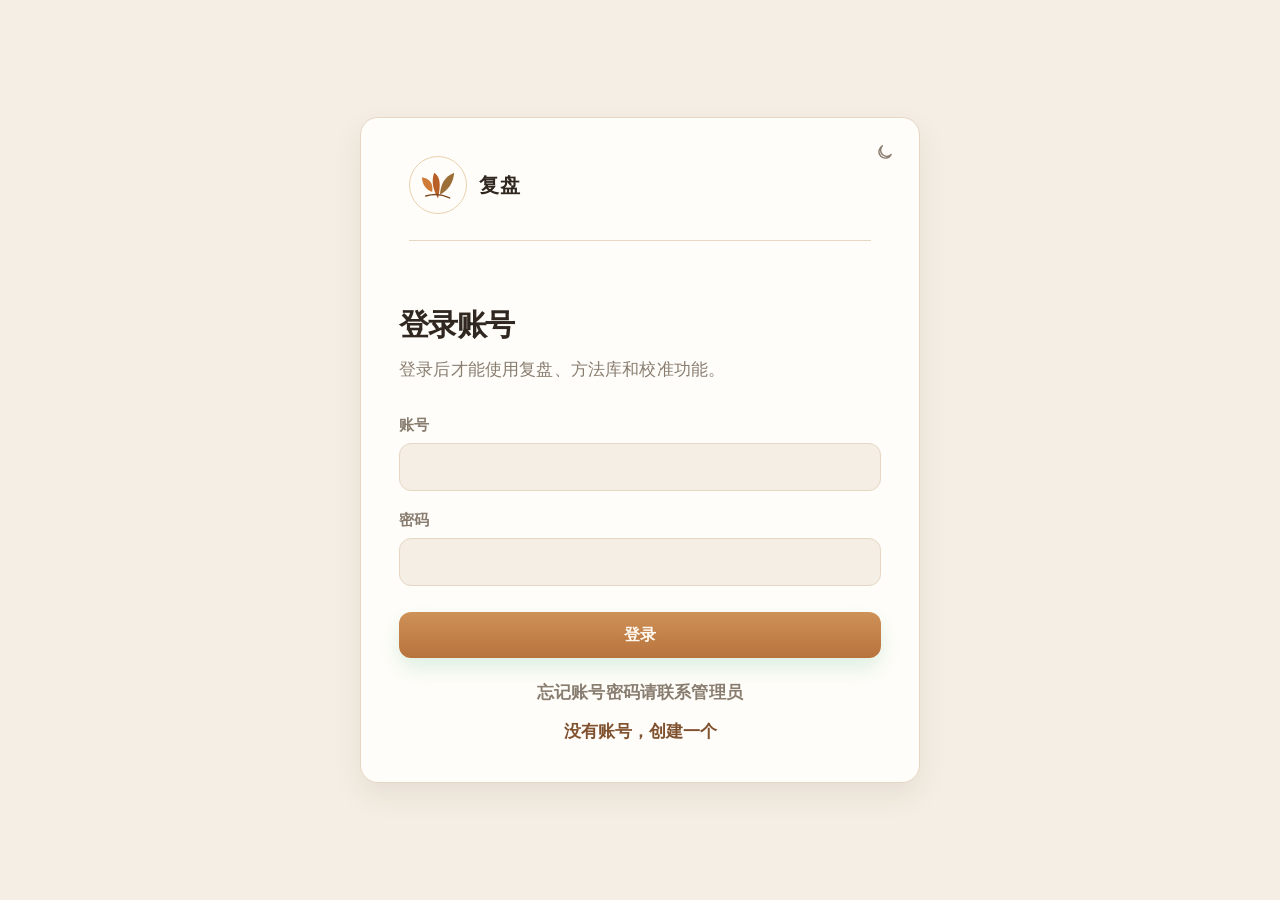
<file: frontend/index.html>
<!doctype html>
<html lang="zh-CN">
  <head>
    <meta charset="UTF-8" />
    <meta name="viewport" content="width=device-width, initial-scale=1.0" />
    <meta http-equiv="Cache-Control" content="no-store, no-cache, must-revalidate, max-age=0" />
    <meta http-equiv="Pragma" content="no-cache" />
    <meta http-equiv="Expires" content="0" />
    <title>复盘</title>
    <link rel="stylesheet" href="./styles.css?v=20260717-reading-scale3" />
  </head>
  <body>
    <main id="app" class="app-shell" aria-live="polite"></main>
    <script src="./src/data.js?v=20260526-scene-emotion"></script>
    <script src="./src/app.js?v=20260717-calm-breathing"></script>
  </body>
</html>
</file>
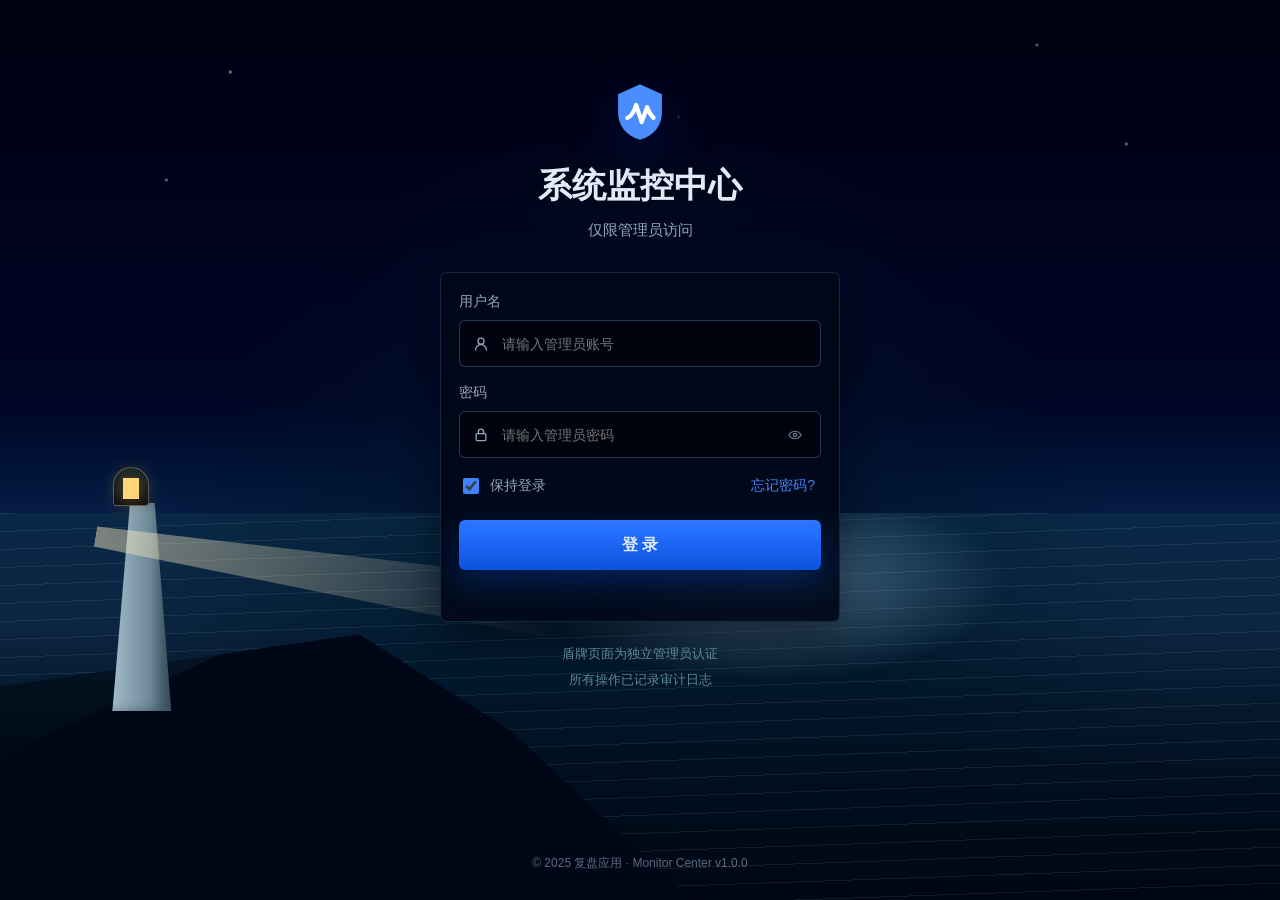
<file: frontend/monitor/index.html>
<!doctype html>
<html lang="zh-CN">
  <head>
    <meta charset="UTF-8" />
    <meta name="viewport" content="width=device-width, initial-scale=1.0" />
    <meta http-equiv="Cache-Control" content="no-store, no-cache, must-revalidate, max-age=0" />
    <meta http-equiv="Pragma" content="no-cache" />
    <meta http-equiv="Expires" content="0" />
    <title>系统监控中心</title>
    <link rel="stylesheet" href="./styles.css?v=20260619-gpt54-mini" />
  </head>
  <body>
    <main id="monitor-app"></main>
    <script src="./app.js?v=20260704-credentials"></script>
  </body>
</html>
</file>
<file: frontend/styles.css>
:root {
  --design-width: 1180px;
  --app-scale: 1;
  --app-width: 100vw;
  --app-height: 100vh;
  --bg: oklch(0.967 0.011 92);
  --paper: oklch(0.992 0.006 90);
  --paper-warm: oklch(0.975 0.019 78);
  --paper-cool: oklch(0.973 0.013 126);
  --line: oklch(0.874 0.026 76);
  --line-strong: oklch(0.792 0.052 68);
  --ink: oklch(0.214 0.025 58);
  --muted: oklch(0.482 0.035 62);
  --soft: oklch(0.638 0.031 66);
  --orange: oklch(0.672 0.154 48);
  --orange-dark: oklch(0.508 0.128 43);
  --orange-soft: oklch(0.944 0.043 58);
  --green: oklch(0.55 0.072 136);
  --green-soft: oklch(0.949 0.026 132);
  --shadow: 0 26px 70px oklch(0.34 0.044 55 / 0.14);
  --shadow-soft: 0 14px 36px oklch(0.34 0.044 55 / 0.09);
  --ease-out: cubic-bezier(0.16, 1, 0.3, 1);
  font-family: "Noto Serif SC", "Songti SC", "STSong", "SimSun", serif;
}

:root[data-theme="dark"] {
  color-scheme: dark;
  --bg: oklch(0.185 0.018 62);
  --paper: oklch(0.245 0.018 66);
  --paper-warm: oklch(0.285 0.025 68);
  --paper-cool: oklch(0.255 0.018 116);
  --line: oklch(0.39 0.025 66 / 0.72);
  --line-strong: oklch(0.5 0.045 62 / 0.82);
  --ink: oklch(0.91 0.018 78);
  --muted: oklch(0.7 0.025 72);
  --soft: oklch(0.58 0.024 72);
  --orange: oklch(0.72 0.14 50);
  --orange-dark: oklch(0.79 0.12 55);
  --orange-soft: oklch(0.32 0.055 50);
  --green: oklch(0.7 0.08 136);
  --green-soft: oklch(0.3 0.04 136);
  --shadow: 0 26px 70px oklch(0.08 0.018 58 / 0.48);
  --shadow-soft: 0 14px 36px oklch(0.08 0.018 58 / 0.34);
}

* {
  box-sizing: border-box;
}

body {
  margin: 0;
  min-height: 100vh;
  color: var(--ink);
  background: var(--bg);
  overflow: hidden;
}

button,
textarea,
input,
select {
  font: inherit;
}

button {
  border: 0;
  cursor: pointer;
}

textarea {
  resize: none;
}

.app-shell {
  width: var(--app-width);
  min-width: var(--design-width);
  height: var(--app-height);
  min-height: var(--app-height);
  display: grid;
  grid-template-columns: 250px minmax(930px, 1fr);
  overflow: hidden;
  transform: scale(var(--app-scale));
  transform-origin: top left;
  background:
    linear-gradient(132deg, oklch(0.991 0.006 92) 0%, oklch(0.958 0.016 112) 42%, oklch(0.972 0.022 73) 100%);
}

.app-shell.auth-shell {
  width: 100vw;
  min-width: 0;
  height: auto;
  min-height: 100vh;
  display: block;
  grid-template-columns: none;
  transform: none;
}

.auth-page {
  min-height: 100vh;
  display: grid;
  place-items: center;
  padding: 56px 28px;
  background:
    linear-gradient(132deg, oklch(0.991 0.006 92) 0%, oklch(0.958 0.016 112) 42%, oklch(0.972 0.022 73) 100%);
}

.auth-panel {
  width: min(560px, 100%);
  min-height: auto;
  display: grid;
  gap: 30px;
  border: 1px solid var(--line);
  border-radius: 12px;
  padding: 44px 48px;
  background: rgba(255, 253, 248, 0.88);
  box-shadow: var(--shadow);
}

.auth-brand {
  margin: 0;
  padding: 0 0 26px;
  align-items: center;
  border-bottom: 1px solid var(--line);
  background: transparent;
}

.auth-brand .leaf-logo {
  width: 58px;
  height: 58px;
}

.auth-form {
  display: grid;
  gap: 20px;
}

.auth-form h1 {
  margin: 0;
  font-size: 34px;
  line-height: 1.2;
}

.auth-form p {
  margin: -8px 0 10px;
  color: var(--muted);
  line-height: 1.7;
}

.auth-form label {
  display: grid;
  gap: 8px;
  color: #604b3d;
  font-size: 14px;
  font-weight: 800;
}

.auth-form input {
  height: 48px;
  border: 1px solid #ead6c2;
  border-radius: 8px;
  outline: 0;
  padding: 0 14px;
  color: var(--ink);
  background: #fffaf3;
}

.auth-submit {
  width: 100%;
  margin-top: 6px;
}

.auth-links {
  display: grid;
  gap: 10px;
  justify-items: center;
}

.text-link {
  justify-self: center;
  color: var(--orange-dark);
  background: transparent;
  font-weight: 800;
}

.auth-help-text {
  line-height: 1.2;
}

.sidebar {
  position: relative;
  min-height: var(--app-height);
  padding: 32px 22px 54px;
  background: rgba(255, 253, 248, 0.82);
  border-right: 1px solid var(--line);
  display: flex;
  flex-direction: column;
}

.brand {
  display: flex;
  align-items: center;
  gap: 14px;
  margin: 0 8px 46px;
}

.leaf-logo {
  width: 50px;
  height: 50px;
}

.brand-name {
  font-size: 26px;
  line-height: 1.1;
  font-weight: 800;
  letter-spacing: 0;
}

.brand-subtitle {
  margin-top: 5px;
  font-size: 15px;
  color: #4d392c;
}

.side-nav {
  display: grid;
  gap: 12px;
}

.side-nav-item {
  height: 58px;
  padding: 0 20px;
  border-radius: 9px;
  color: #4e3c31;
  background: transparent;
  display: flex;
  align-items: center;
  gap: 18px;
  font-size: 17px;
  text-align: left;
}

.side-nav-item.active {
  color: var(--orange);
  background: #fbf1e6;
}

.icon {
  width: 24px;
  height: 24px;
  display: grid;
  place-items: center;
  flex: 0 0 auto;
}

.icon svg,
.header-icon svg,
.search-box svg,
.entry-card > svg {
  width: 100%;
  height: 100%;
}

.growth-card {
  margin-top: auto;
  border: 1px solid var(--line);
  border-radius: 10px;
  padding: 22px 26px;
  background: rgba(255, 253, 248, 0.72);
}

.desk-art.small {
  width: 154px;
  height: 104px;
  display: block;
  margin: 0 auto 10px;
  border-radius: 8px;
  object-fit: cover;
  object-position: center;
  border: 1px solid rgba(220, 188, 148, 0.38);
  box-shadow: 0 10px 28px rgba(124, 83, 50, 0.08);
  filter: saturate(0.9) contrast(0.94) brightness(1.03);
}

.growth-title {
  font-size: 16px;
  font-weight: 800;
  margin-bottom: 12px;
}

.growth-card p {
  margin: 0 0 18px;
  color: var(--muted);
  line-height: 1.8;
  font-size: 14px;
}

.outline-button,
.secondary-button,
.ghost-button {
  border: 1px solid #efb58e;
  color: var(--orange-dark);
  background: rgba(255, 250, 244, 0.7);
}

.outline-button {
  width: 100%;
  height: 40px;
  border-radius: 8px;
  font-size: 14px;
}

.workspace {
  min-height: var(--app-height);
  height: var(--app-height);
  overflow-y: auto;
  scrollbar-width: none;
}

.workspace::-webkit-scrollbar {
  display: none;
}

.top-header {
  height: 76px;
  border-bottom: 1px solid var(--line);
  display: flex;
  align-items: center;
  justify-content: flex-end;
  gap: 20px;
  padding: 0 32px;
  background: rgba(255, 253, 248, 0.65);
}

.search-box {
  width: 318px;
  height: 38px;
  border: 1px solid var(--line);
  border-radius: 10px;
  display: flex;
  align-items: center;
  justify-content: space-between;
  padding: 0 12px;
  color: #9c8d7f;
  font-size: 13px;
  background: #fffbf6;
}

.search-box input {
  min-width: 0;
  flex: 1;
  border: 0;
  outline: 0;
  color: var(--ink);
  background: transparent;
  font: inherit;
}

.search-box input::placeholder {
  color: #9c8d7f;
}

.search-box svg {
  width: 20px;
  height: 20px;
  color: #5f4739;
}

.search-box button {
  width: 28px;
  height: 28px;
  flex: 0 0 auto;
  display: grid;
  place-items: center;
  border-radius: 8px;
  color: #5f4739;
  background: transparent;
}

.search-box button:hover,
.search-box button:focus-visible {
  background: oklch(0.94 0.026 75);
}

.search-box button svg {
  width: 18px;
  height: 18px;
}

.header-icon,
.profile-button {
  background: transparent;
  color: #5b4538;
}

.notification-wrap {
  position: relative;
  display: grid;
  place-items: center;
}

.header-icon {
  position: relative;
  width: 32px;
  height: 32px;
}

.header-icon i {
  position: absolute;
  top: 2px;
  right: 4px;
  width: 7px;
  height: 7px;
  border-radius: 50%;
  background: var(--orange);
}

.notification-panel {
  position: fixed;
  top: 72px;
  right: 178px;
  z-index: 20;
  width: 286px;
  padding: 14px;
  border: 1px solid var(--line);
  border-radius: 8px;
  background: #fffbf6;
  box-shadow: var(--shadow-soft);
}

.notification-title {
  margin: 0 0 10px;
  font-size: 16px;
  font-weight: 800;
}

.notification-panel p {
  margin: 0;
  color: var(--muted);
  font-size: 13px;
}

.notification-item {
  width: 100%;
  display: grid;
  gap: 5px;
  padding: 10px;
  border-radius: 8px;
  color: var(--ink);
  text-align: left;
  background: transparent;
}

.notification-item:hover,
.notification-item:focus-visible {
  background: var(--orange-soft);
}

.notification-item strong {
  font-size: 14px;
}

.notification-item span,
.notification-item small {
  color: var(--muted);
  font-size: 12px;
  line-height: 1.5;
}

.profile-button {
  display: flex;
  align-items: center;
  gap: 10px;
}

.profile-name {
  max-width: 120px;
  overflow: hidden;
  text-overflow: ellipsis;
  white-space: nowrap;
  font-size: 14px;
  font-weight: 800;
}

.avatar {
  width: 36px;
  height: 36px;
  border-radius: 50%;
  display: inline-block;
  background:
    radial-gradient(circle at 50% 34%, #f1d1ae 0 14%, transparent 15%),
    linear-gradient(90deg, #1d3029 0 50%, #d9d2bd 51%);
  border: 1px solid #d7c6ad;
}

.down {
  font-family: sans-serif;
  color: #7d6758;
  background: transparent;
  padding: 4px 0;
}

.home-page {
  position: relative;
  max-width: 1540px;
  margin: 0 auto;
  padding: 58px clamp(36px, 4vw, 70px) 28px;
}

.hero {
  position: relative;
  display: grid;
  grid-template-columns: minmax(0, 1fr) clamp(320px, 24vw, 420px);
  gap: clamp(18px, 2vw, 28px);
  align-items: start;
  min-height: 288px;
}

.hero-copy {
  position: relative;
  z-index: 2;
  width: 100%;
  min-width: 0;
}

.hero h1 {
  margin: 0 0 30px 10px;
  font-size: 49px;
  line-height: 1.15;
  font-weight: 800;
  letter-spacing: 0;
}

.desk-art.hero {
  position: relative;
  z-index: 3;
  justify-self: end;
  align-self: start;
  top: 124px;
  width: 100%;
  aspect-ratio: 3 / 2;
  height: auto;
  opacity: 1;
  border-radius: 12px;
  object-fit: cover;
  object-position: center;
  border: 1px solid rgba(220, 188, 148, 0.34);
  box-shadow: 0 22px 60px rgba(124, 83, 50, 0.1);
  filter: saturate(0.88) contrast(0.92) brightness(1.04);
}

.input-panel {
  min-height: 0;
  border: 1px solid var(--line);
  border-radius: 12px;
  background: rgba(255, 253, 249, 0.92);
  box-shadow: var(--shadow);
  padding: 20px 24px 18px;
}

.review-context {
  display: grid;
  grid-template-columns: 340px minmax(0, 1fr);
  gap: 24px;
  align-items: start;
  padding-bottom: 18px;
  margin-bottom: 20px;
  border-bottom: 1px solid rgba(220, 201, 181, 0.72);
}

.context-group {
  min-width: 0;
}

.context-label {
  display: block;
  margin: 0 0 8px 4px;
  color: #7a6858;
  font-size: 13px;
  font-weight: 800;
}

.review-mode-row {
  width: 320px;
  display: grid;
  grid-template-columns: 1fr 1fr;
  gap: 4px;
  padding: 4px;
  border-radius: 12px;
  background: #f7eee5;
}

.review-mode-row button {
  height: 38px;
  border-radius: 9px;
  color: #6d594a;
  background: transparent;
  font-size: 15px;
  font-weight: 800;
}

.review-mode-row button.active {
  color: var(--orange-dark);
  background: #fff1e5;
  border: 1px solid #edc29f;
}

.context-chips {
  gap: 8px;
}

.context-chips .chip {
  min-width: 0;
  height: 36px;
  padding: 0 15px;
}

.input-panel textarea::placeholder,
.large-textarea::placeholder {
  color: #7f766f;
}

.structured-draft {
  display: grid;
  gap: 16px;
}

.draft-field {
  display: grid;
  gap: 8px;
  min-width: 0;
}

.draft-field span {
  color: #5e4838;
  font-size: 14px;
  font-weight: 800;
}

.draft-field textarea {
  width: 100%;
  min-height: 92px;
  border: 1px solid #ead6c2;
  border-radius: 9px;
  outline: 0;
  padding: 13px 15px;
  color: var(--ink);
  background: #fffaf3;
  font-size: 15px;
  line-height: 1.7;
  overflow-y: hidden;
  resize: none;
}

.draft-date-field {
  max-width: 360px;
}

.draft-date-field input {
  width: 100%;
  height: 48px;
  border: 1px solid #ead6c2;
  border-radius: 9px;
  outline: 0;
  padding: 0 15px;
  color: var(--ink);
  background: #fffaf3;
  font-size: 15px;
}

.draft-field-main textarea {
  min-height: 108px;
  font-size: 16px;
}

.draft-field-grid {
  display: grid;
  grid-template-columns: repeat(3, minmax(0, 1fr));
  gap: 16px;
}

.input-footer {
  display: grid;
  grid-template-columns: minmax(0, 1fr) auto auto;
  align-items: center;
  gap: 16px;
  min-height: 52px;
  margin-top: 16px;
  padding-top: 14px;
  border-top: 1px solid rgba(220, 201, 181, 0.54);
  color: var(--muted);
  font-size: 13px;
}

.input-footer strong {
  min-width: 0;
  color: #6d5b4c;
  font-size: 14px;
  font-weight: 700;
  line-height: 1.5;
}

.primary-button,
.secondary-button,
.ghost-button {
  min-width: 134px;
  height: 44px;
  border-radius: 8px;
  font-size: 16px;
  font-weight: 700;
  display: inline-flex;
  align-items: center;
  justify-content: center;
  gap: 7px;
  line-height: 1;
}

.primary-button svg,
.secondary-button svg,
.ghost-button svg {
  width: 16px;
  height: 16px;
  flex: 0 0 16px;
  display: block;
}

.primary-button {
  color: #fff9f2;
  background: linear-gradient(180deg, #ee8b54, var(--orange));
  box-shadow: 0 10px 20px rgba(214, 91, 40, 0.2);
}

.primary-button:disabled,
.secondary-button:disabled,
.ghost-button:disabled {
  cursor: progress;
  opacity: 0.68;
}

button {
  transition:
    transform 220ms var(--ease-out),
    box-shadow 220ms var(--ease-out),
    border-color 220ms var(--ease-out),
    background 220ms var(--ease-out),
    color 220ms var(--ease-out);
}

button:hover {
  transform: translateY(-1px);
}

button:active {
  transform: translateY(0);
}

@keyframes recordRise {
  from {
    opacity: 0;
    transform: translateY(16px);
  }

  to {
    opacity: 1;
    transform: translateY(0);
  }
}

.entry-row {
  width: min(976px, calc(100% - 40px));
  display: grid;
  grid-template-columns: 1fr 1fr;
  gap: 26px;
  margin: 28px 0 28px 62px;
}

.entry-card {
  height: 112px;
  padding: 0 30px;
  border-radius: 10px;
  border: 1px solid var(--line);
  display: grid;
  grid-template-columns: 62px 1fr 22px;
  align-items: center;
  gap: 20px;
  text-align: left;
  color: var(--ink);
  background: rgba(255, 253, 248, 0.78);
}

.entry-card.event {
  background: linear-gradient(135deg, rgba(247, 249, 237, 0.95), rgba(255, 253, 248, 0.82));
  border-color: #d7d9c6;
}

.entry-card.anxiety {
  background: linear-gradient(135deg, #fff8ef, #fff3e7);
  border-color: #efc8ad;
}

.entry-card strong {
  display: block;
  font-size: 22px;
  margin-bottom: 8px;
}

.entry-card small {
  color: #6e5949;
  font-size: 15px;
}

.entry-card > svg {
  color: #2d211a;
}

.entry-illustration {
  width: 56px;
  height: 56px;
  position: relative;
  display: inline-block;
}

.paper-icon::before {
  content: "";
  position: absolute;
  inset: 4px 12px 4px 6px;
  border: 2px solid #8d9b6d;
  border-radius: 7px;
  background: #fffaf0;
}

.paper-icon::after {
  content: "";
  position: absolute;
  right: 6px;
  bottom: 8px;
  width: 9px;
  height: 34px;
  border-radius: 5px;
  background: #e77735;
  transform: rotate(42deg);
  box-shadow: 0 0 0 2px #f7d1a9 inset;
}

.flower-icon::before,
.flower-icon::after {
  content: "";
  position: absolute;
  border-radius: 60% 60% 60% 10%;
  background: #ee8c59;
}

.flower-icon::before {
  left: 18px;
  top: 7px;
  width: 26px;
  height: 34px;
  transform: rotate(-35deg);
}

.flower-icon::after {
  left: 7px;
  top: 24px;
  width: 30px;
  height: 18px;
  transform: rotate(18deg);
  opacity: 0.42;
}

.dashboard-grid {
  display: grid;
  grid-template-columns: 1.06fr 0.93fr 1.05fr;
  gap: 18px;
  margin-top: 12px;
}

.panel {
  min-height: 318px;
  border: 1px solid var(--line);
  border-radius: 10px;
  padding: 22px 24px;
  background: rgba(255, 253, 248, 0.78);
  box-shadow: var(--shadow-soft);
}

.panel h2 {
  margin: 0;
  font-size: 22px;
  line-height: 1;
}

.panel-head {
  display: flex;
  align-items: center;
  justify-content: space-between;
  margin-bottom: 20px;
}

.panel-head button {
  display: flex;
  align-items: center;
  gap: 2px;
  color: var(--muted);
  background: transparent;
  font-size: 13px;
}

.panel-head svg {
  width: 14px;
  height: 14px;
}

.week-head {
  margin-bottom: 10px;
}

.calendar-toggle {
  height: 32px;
  padding: 0 8px 0 12px;
  border: 1px solid var(--line);
  border-radius: 8px;
  background: #fffaf3;
}

.calendar-toggle svg {
  transition: transform 160ms ease;
}

.calendar-toggle.open svg {
  transform: rotate(90deg);
}

.recent-list {
  display: grid;
}

.recent-item {
  min-height: 55px;
  padding: 0 10px 0 6px;
  display: grid;
  grid-template-columns: 34px minmax(0, 1fr) 48px;
  align-items: center;
  column-gap: 12px;
  color: var(--ink);
  background: transparent;
  border-top: 1px solid #eee0cd;
  text-align: left;
}

.recent-item:last-child {
  border-bottom: 1px solid #eee0cd;
}

.recent-icon {
  width: 34px;
  height: 34px;
  border-radius: 8px;
  display: grid;
  place-items: center;
  color: #9b6d31;
  background: #fff2dc;
  font-size: 18px;
}

.recent-icon svg {
  width: 19px;
  height: 19px;
}

.tone-1 {
  color: var(--orange);
  background: #fff0e7;
}

.tone-2 {
  color: #778d5a;
  background: #edf4e6;
}

.recent-item strong {
  display: block;
  font-size: 15px;
  margin-bottom: 3px;
  overflow: hidden;
  text-overflow: ellipsis;
  white-space: nowrap;
}

.recent-item small,
.recent-item em {
  color: var(--muted);
  font-size: 14px;
  font-style: normal;
}

.recent-item small {
  display: block;
  overflow: hidden;
  text-overflow: ellipsis;
  white-space: nowrap;
}

.recent-item em {
  justify-self: end;
  min-width: 42px;
  text-align: right;
}

.week-content {
  display: grid;
  grid-template-columns: 180px 1fr;
  align-items: center;
  gap: 30px;
  margin: 18px 0 10px;
}

.ring {
  width: 144px;
  height: 144px;
  display: grid;
  place-items: center;
  border-radius: 50%;
  background:
    radial-gradient(circle, #fffdf8 0 54%, transparent 55%),
    conic-gradient(var(--orange) 0 var(--progress, 0%), #f8eadb var(--progress, 0%) 100%);
  box-shadow: inset 0 0 0 14px #fff6ed;
}

.ring span {
  font-size: 44px;
}

.ring small {
  font-size: 27px;
  color: #21170f;
}

.week-days {
  list-style: none;
  margin: 0;
  padding: 0;
  display: grid;
  gap: 12px;
}

.week-days li {
  display: grid;
  grid-template-columns: 1fr 22px;
  gap: 10px;
  align-items: center;
  color: #4e392e;
  font-size: 15px;
}

.week-days b {
  display: block;
  font-weight: 800;
}

.week-days small {
  display: block;
  margin-top: 2px;
  color: var(--muted);
  font-size: 12px;
}

.week-days .today {
  color: var(--orange-dark);
}

.week-days .today small {
  color: var(--orange-dark);
}

.week-days i {
  width: 17px;
  height: 17px;
  border-radius: 50%;
  display: grid;
  place-items: center;
  background: #d5d1c8;
  color: #fffaf3;
  font-size: 11px;
  font-style: normal;
}

.week-days .done i {
  background: var(--orange);
}

.week-panel p {
  margin: 0 0 0 30px;
  color: #574236;
  line-height: 1.7;
  font-size: 16px;
}

.month-review {
  margin-top: 0;
}

.month-review.in-panel {
  min-height: 242px;
  display: grid;
  align-content: start;
}

.month-toolbar {
  display: grid;
  grid-template-columns: 34px 1fr 34px;
  gap: 10px;
  align-items: center;
  margin-bottom: 12px;
}

.month-toolbar select {
  height: 38px;
  border: 1px solid #e4cdb6;
  border-radius: 8px;
  padding: 0 12px;
  color: var(--ink);
  background: linear-gradient(180deg, #fffdf8, #fff3e5);
  font-size: 14px;
  font-weight: 800;
  outline: 0;
}

.month-arrow {
  width: 34px;
  height: 34px;
  border-radius: 8px;
  color: var(--orange-dark);
  background: #fff0e4;
}

.month-arrow svg {
  width: 18px;
  height: 18px;
}

.month-weekdays,
.month-grid {
  display: grid;
  grid-template-columns: repeat(7, 1fr);
  gap: 6px;
}

.month-weekdays {
  margin-bottom: 6px;
  color: var(--muted);
  font-size: 12px;
  font-weight: 800;
  text-align: center;
}

.month-day {
  position: relative;
  aspect-ratio: 1;
  min-width: 0;
  border: 1px solid transparent;
  border-radius: 8px;
  color: #4e392e;
  background: #fffaf3;
  font-size: 13px;
}

.month-day.outside {
  color: #b4a392;
  background: #f8efe5;
}

.month-day.today {
  border-color: #e87538;
}

.month-day.has-record {
  color: #fff9f2;
  background: var(--orange);
  box-shadow: 0 8px 16px rgba(214, 91, 40, 0.18);
}

.month-day i {
  position: absolute;
  right: 4px;
  bottom: 3px;
  min-width: 14px;
  height: 14px;
  border-radius: 7px;
  color: var(--orange-dark);
  background: #fff8ed;
  font-size: 10px;
  font-style: normal;
  line-height: 14px;
}

.quote-art {
  width: 100%;
  height: 224px;
  margin-top: 18px;
  border-radius: 10px;
  display: block;
}

.footer-line {
  display: grid;
  grid-template-columns: 1fr auto 1fr;
  align-items: center;
  gap: 18px;
  margin-top: 26px;
  color: var(--muted);
  font-size: 15px;
}

.footer-line::before,
.footer-line::after {
  content: "";
  height: 1px;
  background: var(--line);
}

.content-page {
  max-width: 1224px;
  margin: 0 auto;
  padding: 50px 42px 64px;
}

.narrow-page {
  max-width: 900px;
}

.detail-page {
  max-width: 1180px;
  padding-top: 28px;
}

.page-header {
  display: flex;
  align-items: center;
  gap: 14px;
  margin-bottom: 24px;
}

.page-header h1,
.list-title {
  margin: 0;
  font-size: 42px;
  line-height: 1.2;
  letter-spacing: 0;
}

.library-page {
  max-width: 1040px;
  padding-top: 46px;
}

.library-page-head {
  display: grid;
  gap: 10px;
  margin-bottom: 30px;
}

.library-page-head p {
  max-width: 560px;
  margin: 0;
  color: oklch(0.42 0.032 62);
  font-size: 17px;
  line-height: 1.7;
}

.back-button {
  width: 40px;
  height: 40px;
  border-radius: 20px;
  color: #5a4337;
  background: #fbf1e6;
}

.back-button svg {
  width: 24px;
  height: 24px;
}

.large-textarea {
  width: 100%;
  min-height: 260px;
  border: 1px solid var(--line);
  border-radius: 12px;
  outline: 0;
  padding: 24px;
  color: var(--ink);
  background: rgba(255, 253, 248, 0.86);
  box-shadow: var(--shadow-soft);
  font-size: 17px;
  line-height: 1.8;
}

.textarea-count {
  text-align: right;
  color: var(--muted);
  margin-top: 10px;
}

.field-title {
  margin: 24px 0 12px;
  font-size: 17px;
}

.chips,
.filters {
  display: flex;
  flex-wrap: wrap;
  gap: 10px;
}

.library-filter-stack {
  display: grid;
  gap: 14px;
  margin-bottom: 28px;
}

.library-page > .filters,
.library-filter-stack .filters {
  margin: 0;
}

.library-filter-rule {
  height: 1px;
  background: oklch(0.855 0.025 76);
}

.chip {
  min-width: 64px;
  height: 36px;
  padding: 0 18px;
  border-radius: 12px;
  color: #5b493c;
  border: 1px solid transparent;
  background: oklch(0.943 0.018 78 / 0.76);
  box-shadow: inset 0 1px 0 oklch(1 0 0 / 0.52);
}

.chip.selected {
  color: var(--orange-dark);
  background: linear-gradient(180deg, oklch(0.984 0.024 66), oklch(0.946 0.04 58));
  border: 1px solid #eeb98e;
  box-shadow: 0 10px 22px oklch(0.62 0.12 47 / 0.14), inset 0 1px 0 oklch(1 0 0 / 0.7);
}

.wide {
  width: 220px;
  margin-top: 32px;
}

.flow-tabs {
  width: 360px;
  display: grid;
  grid-template-columns: 1fr 1fr;
  gap: 4px;
  padding: 4px;
  margin-bottom: 20px;
  border-radius: 12px;
  background: #f7eee5;
}

.flow-tabs button {
  height: 38px;
  border-radius: 9px;
  color: #6d594a;
  background: transparent;
  font-weight: 700;
}

.flow-tabs button.active {
  color: var(--orange-dark);
  background: #fff1e5;
  border: 1px solid #edc29f;
}

.small-tabs {
  margin-top: 18px;
}

.field-grid {
  display: grid;
  gap: 14px;
}

.result-source-card,
.result-card-section {
  border: 1px solid var(--line);
  border-radius: 12px;
  background: color-mix(in oklab, var(--paper) 88%, transparent);
  box-shadow: var(--shadow-soft);
}

.result-source-card {
  padding: 20px 22px;
  margin-bottom: 18px;
}

.result-source-head,
.result-card-heading {
  display: flex;
  align-items: flex-end;
  justify-content: space-between;
  gap: 18px;
}

.result-eyebrow {
  display: block;
  margin-bottom: 5px;
  color: var(--orange-dark);
  font-size: 12px;
  font-weight: 800;
  letter-spacing: 0.12em;
  text-transform: uppercase;
}

.result-source-card h2,
.result-card-heading h2 {
  margin: 0;
  color: var(--ink);
  font-size: 20px;
}

.result-source-card p {
  max-width: 72ch;
  margin: 16px 0 8px;
  color: var(--ink);
  font-size: 17px;
  line-height: 1.8;
}

.result-source-card p p {
  margin: 0;
}

.result-source-card small,
.result-card-heading p {
  color: var(--muted);
  font-size: 14px;
  line-height: 1.6;
}

.result-source-card small {
  display: block;
}

.result-source-meta {
  display: flex;
  flex-wrap: wrap;
  justify-content: flex-end;
  gap: 6px;
}

.result-source-meta span {
  padding: 4px 9px;
  border: 1px solid var(--line);
  border-radius: 999px;
  color: var(--muted);
  background: var(--paper-warm);
  font-size: 12px;
}

.result-card-section {
  padding: 20px 22px 22px;
}

.result-card-heading {
  align-items: center;
  margin-bottom: 16px;
}

.result-card-heading p {
  max-width: 34ch;
  margin: 0;
  text-align: right;
}

.result-card-section .field-grid {
  margin-top: 0;
}

.detail-page .field-grid {
  grid-template-columns: repeat(12, minmax(0, 1fr));
  gap: 16px;
  align-items: stretch;
}

.field-card,
.list-card,
.detail-hero {
  border: 1px solid var(--line);
  border-radius: 10px;
  background: rgba(255, 253, 248, 0.78);
  box-shadow: var(--shadow-soft);
}

.field-card {
  position: relative;
  padding: 20px 22px;
}

.detail-page .field-card {
  padding: 20px 22px;
}

.detail-page .field-card:nth-child(1),
.detail-page .field-card:nth-child(3),
.detail-page .field-card:nth-child(5) {
  grid-column: 1 / span 5;
}

.detail-page .field-card:nth-child(2),
.detail-page .field-card:nth-child(4),
.detail-page .field-card:nth-child(6) {
  grid-column: 6 / -1;
}

.detail-page .field-card:nth-child(4) {
  grid-row: span 2;
}

.field-card .number {
  position: absolute;
  top: 20px;
  right: 22px;
  width: 28px;
  height: 28px;
  border-radius: 14px;
  display: grid;
  place-items: center;
  color: var(--orange);
  background: #fff0e4;
  font-weight: 800;
}

.field-card h3,
.list-card h3 {
  margin: 0 0 10px;
  font-size: 18px;
}

.detail-page .field-card h3 {
  font-size: 18px;
  line-height: 1.35;
}

.field-card p,
.field-card ol,
.field-card ul,
.field-card blockquote,
.field-card pre,
.field-card h4,
.field-card h5,
.list-card p,
.list-card ol,
.list-card ul {
  margin: 0;
  color: #584438;
  line-height: 1.8;
  font-size: 15px;
}

.field-card p + p,
.field-card p + ul,
.field-card p + ol,
.field-card ul + p,
.field-card ol + p,
.field-card blockquote + p,
.field-card pre + p {
  margin-top: 8px;
}

.field-card ul,
.field-card ol,
.list-card ul,
.list-card ol {
  padding-left: 22px;
}

.field-card .task-list,
.list-card .task-list {
  display: grid;
  gap: 8px;
  padding-left: 0;
  list-style: none;
}

.field-card .task-list li,
.list-card .task-list li {
  display: grid;
  grid-template-columns: 18px minmax(0, 1fr);
  gap: 8px;
  align-items: start;
}

.field-card .task-list input,
.list-card .task-list input {
  width: 15px;
  height: 15px;
  margin: 4px 0 0;
  accent-color: var(--orange);
}

.field-card li + li,
.list-card li + li {
  margin-top: 4px;
}

.field-card h4,
.field-card h5 {
  margin: 12px 0 6px;
  color: #3d2d23;
  line-height: 1.45;
}

.field-card blockquote {
  padding: 8px 12px;
  border-left: 3px solid var(--orange);
  background: oklch(0.964 0.024 76 / 0.72);
}

.field-card blockquote p + p {
  margin-top: 6px;
}

.field-card code,
.list-card code {
  padding: 2px 5px;
  border: 1px solid oklch(0.864 0.026 76);
  border-radius: 5px;
  color: oklch(0.39 0.075 48);
  background: oklch(0.973 0.02 78);
  font-family: "Cascadia Mono", "Consolas", monospace;
  font-size: 0.92em;
}

.field-card del,
.list-card del {
  color: var(--muted);
}

.field-card hr,
.list-card hr {
  width: 100%;
  height: 1px;
  margin: 16px 0;
  border: 0;
  background: var(--line);
}

.field-card img,
.list-card img {
  display: block;
  max-width: min(100%, 520px);
  height: auto;
  margin: 12px 0;
  border: 1px solid var(--line);
  border-radius: 8px;
}

.markdown-table-wrap {
  max-width: 100%;
  overflow-x: auto;
}

.field-card table,
.list-card table {
  width: 100%;
  min-width: 360px;
  margin: 12px 0;
  overflow: hidden;
  border: 1px solid var(--line);
  border-collapse: collapse;
  border-radius: 8px;
  font-size: 14px;
}

.field-card th,
.field-card td,
.list-card th,
.list-card td {
  padding: 9px 11px;
  border-bottom: 1px solid var(--line);
  text-align: left;
  vertical-align: top;
}

.field-card th,
.list-card th {
  color: var(--ink);
  background: var(--orange-soft);
  font-weight: 800;
}

.field-card tr:last-child td,
.list-card tr:last-child td {
  border-bottom: 0;
}

.field-card pre {
  overflow-x: auto;
  padding: 12px 14px;
  border: 1px solid oklch(0.864 0.026 76);
  border-radius: 8px;
  background: oklch(0.245 0.019 66);
}

.field-card pre code {
  padding: 0;
  border: 0;
  color: oklch(0.93 0.018 78);
  background: transparent;
}

.field-card a,
.list-card a {
  color: var(--orange-dark);
  font-weight: 800;
}

.assisted-field {
  display: grid;
  gap: 14px;
}

.field-source {
  display: grid;
  gap: 7px;
}

.field-source + .field-source {
  padding-top: 13px;
  border-top: 1px solid oklch(0.89 0.025 70);
}

.field-source > span {
  width: fit-content;
  padding: 3px 8px;
  border-radius: 999px;
  color: oklch(0.43 0.06 65);
  background: oklch(0.955 0.025 72);
  font-size: 12px;
  font-weight: 800;
  line-height: 1.4;
}

.field-source.ai-source > span {
  color: oklch(0.48 0.11 47);
  background: oklch(0.94 0.055 58);
}

.field-source.ai-source p,
.field-source.ai-source ol,
.field-source.ai-source ul,
.field-source.ai-source blockquote {
  color: oklch(0.39 0.045 54);
}

.detail-page .field-card p,
.detail-page .field-card ol,
.detail-page .field-card ul,
.detail-page .field-card blockquote,
.detail-page .field-card pre {
  max-width: 68ch;
  font-size: 16px;
  line-height: 1.86;
}

.action-row {
  display: flex;
  gap: 14px;
  margin-top: 24px;
}

.action-row.wrap {
  flex-wrap: wrap;
}

.filters {
  margin: 20px 0 28px;
}

.card-list,
.method-grid {
  display: grid;
  gap: 24px;
}

.search-section {
  display: grid;
  gap: 12px;
  margin-top: 24px;
}

.search-section h2 {
  margin: 0;
  color: var(--ink);
  font-size: 18px;
}

.method-grid {
  grid-template-columns: minmax(0, 1fr);
}

.list-card {
  position: relative;
  padding: 23px 30px 0;
  overflow: hidden;
  border: 1px solid oklch(0.835 0.032 72);
  border-radius: 8px;
  background: oklch(0.993 0.005 92 / 0.95);
  box-shadow: 0 18px 46px oklch(0.34 0.044 55 / 0.08);
  transition:
    transform 260ms var(--ease-out),
    box-shadow 260ms var(--ease-out),
    border-color 260ms var(--ease-out),
    background 260ms var(--ease-out);
}

.list-card[data-detail],
.list-card[data-edit-method],
.list-card[data-edit-calibration] {
  cursor: pointer;
}

.list-card[data-detail]:hover,
.list-card[data-edit-method]:hover,
.list-card[data-edit-calibration]:hover {
  transform: translateY(-2px);
  border-color: oklch(0.78 0.052 64);
  box-shadow: 0 22px 56px oklch(0.34 0.044 55 / 0.12);
}

.list-card > span {
  display: inline-flex;
  margin-top: 12px;
  color: var(--orange-dark);
  font-weight: 800;
}

.list-card strong {
  display: block;
  color: #3d2d23;
  line-height: 1.7;
}

.record-list-card {
  display: grid;
  gap: 18px;
  animation: recordRise 520ms var(--ease-out) both;
}

.library-card {
  display: grid;
  gap: 18px;
}

.record-list-card::before {
  content: none;
}

.record-list-card:nth-child(2) {
  animation-delay: 46ms;
}

.record-list-card:nth-child(3) {
  animation-delay: 92ms;
}

.record-list-card:nth-child(4) {
  animation-delay: 138ms;
}

.record-list-card:nth-child(5) {
  animation-delay: 184ms;
}

.record-preview {
  display: grid;
  grid-template-columns: minmax(0, 1fr);
  gap: 0;
}

.library-card-sections {
  align-items: stretch;
}

.method-card .library-card-sections {
  grid-template-columns: minmax(0, 1fr);
}

.record-preview-item {
  min-width: 0;
  padding: 14px 0 15px;
  border-top: 1px solid oklch(0.862 0.024 76);
  background: transparent;
}

.record-preview-item h4 {
  display: flex;
  gap: 10px;
  align-items: center;
  margin: 0 0 9px;
  color: oklch(0.23 0.025 58);
  font-size: 15px;
  font-weight: 900;
}

.record-preview-item h4::before {
  content: "";
  width: 3px;
  height: 18px;
  border-radius: 3px;
  background: var(--orange);
}

.record-preview-item p,
.record-preview-item ol,
.record-preview-item ul {
  margin: 0;
  color: #4e3a31;
  font-size: 15px;
  line-height: 1.8;
}

.record-preview-item ol,
.record-preview-item ul {
  padding-left: 20px;
}

.card-title-row {
  display: flex;
  justify-content: space-between;
  align-items: flex-start;
  gap: 20px;
}

.record-title-stack {
  min-width: 0;
}

.library-card-kicker {
  display: flex;
  flex-wrap: wrap;
  gap: 10px;
  align-items: center;
  margin-bottom: 18px;
}

.card-badge {
  display: inline-flex;
  min-height: 34px;
  align-items: center;
  padding: 6px 13px;
  border: 1px solid oklch(0.82 0.074 52);
  border-radius: 8px;
  color: var(--orange-dark);
  background: oklch(0.966 0.039 61);
  font-size: 15px;
  font-weight: 900;
}

.card-badge.soft {
  color: oklch(0.43 0.074 129);
  border-color: oklch(0.805 0.07 128);
  background: oklch(0.945 0.035 122);
}

.record-title-stack h3 {
  max-width: 760px;
  margin: 0;
  font-size: 22px;
  line-height: 1.45;
}

.record-meta {
  display: inline-flex;
  flex-wrap: wrap;
  gap: 10px;
  align-items: center;
  margin: 0;
  color: oklch(0.455 0.035 62);
  font-size: 16px;
}

.record-meta span + span::before {
  content: "·";
  margin-right: 10px;
  color: oklch(0.62 0.035 66);
}

.library-card-tools {
  position: relative;
  z-index: 2;
  display: flex;
  gap: 14px;
  align-items: center;
  color: var(--muted);
}

.text-button {
  align-self: start;
  min-width: 52px;
  height: 32px;
  border-radius: 8px;
  color: var(--orange-dark);
  background: oklch(0.966 0.027 58 / 0.78);
  font-size: 14px;
  font-weight: 800;
}

.card-delete-button {
  display: inline-grid;
  width: 34px;
  height: 34px;
  place-items: center;
  border: 1px solid transparent;
  border-radius: 8px;
  color: #9b2f1f;
  background: #fff0ed;
}

.card-delete-button:hover {
  color: #8a2719;
  border-color: #e0a093;
  background: #ffe5df;
}

.card-delete-button svg {
  width: 20px;
  height: 20px;
}

.inline-actions {
  display: flex;
  gap: 8px;
  align-items: flex-start;
}

.calibration-card {
  min-height: 156px;
}

.calibration-card[data-edit-calibration]::after {
  content: "";
  position: absolute;
  right: 28px;
  bottom: 24px;
  width: 34px;
  height: 34px;
  border: 1px solid oklch(0.858 0.032 78);
  border-radius: 50%;
  background:
    linear-gradient(135deg, transparent 46%, oklch(0.48 0.07 128) 47% 54%, transparent 55%),
    oklch(0.965 0.019 118 / 0.74);
  opacity: 0;
  transform: translateY(4px);
  transition:
    opacity 220ms var(--ease-out),
    transform 220ms var(--ease-out);
}

.calibration-card[data-edit-calibration]:hover::after {
  opacity: 1;
  transform: translateY(0);
}

.method-tags {
  display: flex;
  flex-wrap: wrap;
  gap: 8px;
  margin-bottom: 12px;
}

.method-tags.compact-tags {
  margin-bottom: 0;
}

.method-tags span {
  min-height: 28px;
  padding: 5px 10px;
  border-radius: 14px;
  color: var(--orange-dark);
  background: #fff0e4;
  font-size: 13px;
  font-weight: 800;
}

.method-step-chips {
  display: flex;
  flex-wrap: wrap;
  gap: 10px 14px;
  align-items: center;
}

.method-step-chips span {
  display: inline-flex;
  gap: 7px;
  align-items: center;
  color: #4e3a31;
  font-size: 15px;
  line-height: 1.6;
}

.method-step-chips b {
  display: inline-grid;
  width: 24px;
  height: 24px;
  place-items: center;
  border: 1px solid oklch(0.82 0.074 52);
  border-radius: 999px;
  color: var(--orange-dark);
  background: oklch(0.962 0.039 61);
  font-size: 13px;
  line-height: 1;
}

.status-pill {
  display: inline-flex;
  min-height: 30px;
  align-items: center;
  padding: 6px 13px;
  border: 1px solid oklch(0.79 0.055 132);
  border-radius: 8px;
  color: oklch(0.43 0.074 129);
  background: oklch(0.93 0.036 130);
  font-size: 14px;
  font-weight: 900;
}

.library-card-footer {
  position: relative;
  z-index: 2;
  display: grid;
  grid-template-columns: auto auto 1fr auto;
  gap: 14px;
  align-items: center;
  min-height: 56px;
  padding: 0;
  border-top: 1px solid oklch(0.862 0.024 76);
  color: #4e3a31;
}

.library-card-footer > span:first-child {
  color: #4e3a31;
  font-size: 15px;
}

.source-footer {
  grid-template-columns: auto minmax(0, 1fr) auto auto;
}

.source-footer p {
  overflow: hidden;
  margin: 0;
  color: oklch(0.42 0.045 68);
  text-overflow: ellipsis;
  white-space: nowrap;
}

.source-footer time {
  color: var(--muted);
  font-size: 14px;
}

.source-icon svg,
.library-arrow svg {
  width: 22px;
  height: 22px;
}

.library-arrow {
  display: inline-grid;
  width: 34px;
  height: 34px;
  place-items: center;
  color: var(--muted);
  background: transparent;
}

.library-card-hit {
  position: absolute;
  inset: 0;
  z-index: 1;
  background: transparent;
}

.library-card .danger-text,
.library-card a,
.library-card input,
.library-card textarea,
.library-card select {
  position: relative;
  z-index: 3;
}

.danger-button,
.danger-text {
  color: #9b2f1f;
  border-color: #e0a093;
  background: #fff0ed;
}

.danger-button {
  min-width: 96px;
  height: 44px;
  border: 1px solid #e0a093;
  border-radius: 8px;
  font-size: 16px;
  font-weight: 800;
}

.method-editor {
  display: grid;
  gap: 18px;
}

.method-card.method-editor {
  grid-column: 1 / -1;
  padding: 28px;
}

.method-editor label,
.detail-editor label {
  display: grid;
  gap: 8px;
  color: var(--muted);
  font-size: 14px;
  font-weight: 800;
}

.method-editor input,
.method-editor textarea,
.method-editor select,
.detail-editor input,
.detail-editor textarea,
.detail-editor select {
  width: 100%;
  border: 1px solid var(--line);
  border-radius: 8px;
  outline: 0;
  padding: 11px 12px;
  color: var(--ink);
  background: #fffaf3;
  font-size: 15px;
  line-height: 1.6;
}

.method-editor textarea {
  min-height: 136px;
  resize: vertical;
}

.method-editor textarea[data-method-steps] {
  min-height: 260px;
}

.detail-editor {
  display: grid;
  gap: 16px;
}

.record-edit-page .detail-editor {
  grid-template-columns: repeat(2, minmax(0, 1fr));
  align-items: start;
}

.record-edit-page .detail-editor > label:has(textarea[data-record-raw]),
.record-edit-page .edit-fieldset {
  grid-column: 1 / -1;
}

.detail-editor textarea {
  min-height: 96px;
}

.edit-fieldset {
  display: grid;
  gap: 14px;
  margin: 0;
  padding: 16px;
  border: 1px solid var(--line);
  border-radius: 10px;
}

.record-edit-page .edit-fieldset {
  grid-template-columns: repeat(2, minmax(0, 1fr));
  align-items: start;
}

.record-edit-page .edit-fieldset label:has(textarea) {
  min-width: 0;
}

.edit-fieldset legend {
  padding: 0 8px;
  color: var(--orange-dark);
  font-weight: 800;
}

.date-picker {
  min-width: 206px;
  height: 44px;
  padding: 0 12px;
  border: 1px solid var(--line);
  border-radius: 8px;
  display: flex;
  align-items: center;
  gap: 10px;
  color: var(--muted);
  background: #fffaf3;
  font-size: 14px;
  font-weight: 800;
}

.date-picker input {
  min-width: 0;
  border: 0;
  outline: 0;
  color: var(--ink);
  background: transparent;
}

.action-row.compact {
  margin-top: 4px;
}

.follow-up-panel {
  margin-top: 22px;
}

.follow-up-panel .panel-head {
  margin-bottom: 12px;
}

.follow-up-panel .panel-head span {
  max-width: 520px;
  color: var(--muted);
  font-size: 13px;
  overflow: hidden;
  text-overflow: ellipsis;
  white-space: nowrap;
}

.detail-hero {
  padding: 28px 30px;
  margin-bottom: 22px;
  background:
    linear-gradient(180deg, oklch(0.992 0.006 92 / 0.97), oklch(0.968 0.016 82 / 0.9));
  box-shadow: 0 1px 0 oklch(1 0 0 / 0.8) inset, var(--shadow-soft);
}

.detail-hero-title {
  display: flex;
  align-items: center;
  gap: 14px;
  min-width: 0;
  margin-bottom: 14px;
}

.detail-hero h1 {
  min-width: 0;
  margin: 0;
  font-size: 32px;
  line-height: 1.34;
}

.detail-hero-title b {
  flex: 0 0 auto;
  padding: 7px 12px;
  border: 1px solid oklch(0.858 0.032 78);
  border-radius: 999px;
  color: oklch(0.43 0.074 129);
  background: oklch(0.957 0.02 122 / 0.72);
  font-size: 15px;
  line-height: 1;
}

.detail-hero p {
  display: flex;
  align-items: center;
  justify-content: space-between;
  gap: 18px;
  margin: 0;
  color: var(--muted);
}

.detail-hero span {
  color: oklch(0.43 0.032 62);
}

.toast {
  position: fixed;
  right: 34px;
  bottom: 28px;
  z-index: 30;
  max-width: 360px;
  padding: 13px 18px;
  border: 1px solid #efc5a7;
  border-radius: 10px;
  color: #7a3d21;
  background: #fff4e9;
  box-shadow: 0 14px 30px rgba(98, 67, 37, 0.16);
  font-size: 14px;
}

.modal-backdrop {
  position: fixed;
  inset: 0;
  z-index: 40;
  display: grid;
  place-items: center;
  padding: 28px;
  background: rgba(47, 32, 22, 0.28);
  backdrop-filter: blur(3px);
}

.confirm-modal {
  width: min(520px, 100%);
  border: 1px solid #edc6a3;
  border-radius: 12px;
  padding: 30px;
  color: var(--ink);
  background:
    linear-gradient(180deg, rgba(255, 253, 248, 0.98), rgba(255, 247, 236, 0.98));
  box-shadow: 0 28px 70px rgba(65, 39, 22, 0.24);
}

.modal-mark {
  width: 46px;
  height: 46px;
  border-radius: 10px;
  display: grid;
  place-items: center;
  color: var(--orange-dark);
  background: #fff0e4;
  margin-bottom: 18px;
}

.modal-mark svg {
  width: 26px;
  height: 26px;
}

.confirm-modal h2 {
  margin: 0 0 12px;
  font-size: 25px;
}

.confirm-modal p {
  margin: 0;
  color: var(--muted);
  line-height: 1.8;
}

.modal-actions {
  display: flex;
  justify-content: flex-end;
  flex-wrap: wrap;
  gap: 12px;
  margin-top: 26px;
}

:root[data-theme="dark"] .app-shell,
:root[data-theme="dark"] .auth-page {
  background:
    radial-gradient(circle at 72% 8%, oklch(0.34 0.036 92 / 0.34), transparent 32rem),
    radial-gradient(circle at 16% 10%, oklch(0.28 0.035 128 / 0.26), transparent 30rem),
    linear-gradient(132deg, oklch(0.16 0.017 62), oklch(0.19 0.02 70) 48%, oklch(0.15 0.017 56));
}

:root[data-theme="dark"] .sidebar,
:root[data-theme="dark"] .top-header {
  background: oklch(0.22 0.018 66 / 0.86);
}

:root[data-theme="dark"] .auth-panel,
:root[data-theme="dark"] .growth-card,
:root[data-theme="dark"] .input-panel,
:root[data-theme="dark"] .panel,
:root[data-theme="dark"] .field-card,
:root[data-theme="dark"] .list-card,
:root[data-theme="dark"] .detail-hero,
:root[data-theme="dark"] .large-textarea {
  background: linear-gradient(180deg, oklch(0.275 0.019 68 / 0.94), oklch(0.225 0.017 64 / 0.9));
  border-color: var(--line);
  box-shadow: var(--shadow-soft);
}

:root[data-theme="dark"] .auth-panel,
:root[data-theme="dark"] .input-panel,
:root[data-theme="dark"] .detail-hero {
  box-shadow: var(--shadow);
}

:root[data-theme="dark"] .brand-subtitle,
:root[data-theme="dark"] .side-nav-item,
:root[data-theme="dark"] .profile-button,
:root[data-theme="dark"] .header-icon,
:root[data-theme="dark"] .down,
:root[data-theme="dark"] .context-label,
:root[data-theme="dark"] .draft-field span,
:root[data-theme="dark"] .input-footer strong,
:root[data-theme="dark"] .entry-card small,
:root[data-theme="dark"] .week-days li,
:root[data-theme="dark"] .week-panel p,
:root[data-theme="dark"] .field-card p,
:root[data-theme="dark"] .field-card ol,
:root[data-theme="dark"] .field-card ul,
:root[data-theme="dark"] .field-card blockquote,
:root[data-theme="dark"] .field-card h4,
:root[data-theme="dark"] .field-card h5,
:root[data-theme="dark"] .list-card p,
:root[data-theme="dark"] .list-card ol,
:root[data-theme="dark"] .list-card ul,
:root[data-theme="dark"] .record-preview-item p,
:root[data-theme="dark"] .record-preview-item ol,
:root[data-theme="dark"] .record-preview-item ul,
:root[data-theme="dark"] .detail-hero span {
  color: var(--muted);
}

:root[data-theme="dark"] .field-card blockquote {
  background: oklch(0.3 0.03 66 / 0.62);
}

:root[data-theme="dark"] .field-card hr,
:root[data-theme="dark"] .list-card hr {
  background: var(--line);
}

:root[data-theme="dark"] .field-card img,
:root[data-theme="dark"] .list-card img,
:root[data-theme="dark"] .field-card table,
:root[data-theme="dark"] .list-card table,
:root[data-theme="dark"] .field-card th,
:root[data-theme="dark"] .field-card td,
:root[data-theme="dark"] .list-card th,
:root[data-theme="dark"] .list-card td {
  border-color: var(--line);
}

:root[data-theme="dark"] .field-card th,
:root[data-theme="dark"] .list-card th {
  color: var(--ink);
  background: oklch(0.32 0.055 50);
}

:root[data-theme="dark"] .field-card code,
:root[data-theme="dark"] .list-card code {
  color: oklch(0.84 0.06 62);
  background: oklch(0.2 0.017 62);
  border-color: var(--line);
}

:root[data-theme="dark"] .field-card pre {
  background: oklch(0.14 0.016 62);
  border-color: var(--line);
}

:root[data-theme="dark"] .field-card pre code {
  color: oklch(0.91 0.018 78);
  background: transparent;
}

:root[data-theme="dark"] .field-source + .field-source {
  border-color: oklch(0.38 0.025 66);
}

:root[data-theme="dark"] .field-source > span {
  color: oklch(0.82 0.035 72);
  background: oklch(0.34 0.025 68);
}

:root[data-theme="dark"] .field-source.ai-source > span {
  color: oklch(0.82 0.09 55);
  background: oklch(0.34 0.06 50);
}

:root[data-theme="dark"] .side-nav-item.active,
:root[data-theme="dark"] .review-mode-row button.active,
:root[data-theme="dark"] .flow-tabs button.active {
  color: var(--orange-dark);
  background: oklch(0.335 0.06 52 / 0.74);
  border-color: oklch(0.55 0.08 54 / 0.75);
}

:root[data-theme="dark"] .review-mode-row,
:root[data-theme="dark"] .flow-tabs {
  background: oklch(0.19 0.017 62 / 0.92);
}

:root[data-theme="dark"] .review-mode-row button,
:root[data-theme="dark"] .flow-tabs button {
  color: var(--muted);
}

:root[data-theme="dark"] .search-box,
:root[data-theme="dark"] .auth-form input,
:root[data-theme="dark"] .draft-field textarea,
:root[data-theme="dark"] .draft-date-field input,
:root[data-theme="dark"] .method-editor input,
:root[data-theme="dark"] .method-editor textarea,
:root[data-theme="dark"] .method-editor select,
:root[data-theme="dark"] .detail-editor input,
:root[data-theme="dark"] .detail-editor textarea,
:root[data-theme="dark"] .detail-editor select,
:root[data-theme="dark"] .date-picker,
:root[data-theme="dark"] .month-toolbar select {
  color: var(--ink);
  background: oklch(0.18 0.016 62 / 0.94);
  border-color: var(--line);
}

:root[data-theme="dark"] input::placeholder,
:root[data-theme="dark"] textarea::placeholder,
:root[data-theme="dark"] .search-box input::placeholder {
  color: var(--soft);
}

:root[data-theme="dark"] .search-box,
:root[data-theme="dark"] .search-box svg,
:root[data-theme="dark"] .search-box button {
  color: var(--muted);
}

:root[data-theme="dark"] .search-box button:hover,
:root[data-theme="dark"] .search-box button:focus-visible,
:root[data-theme="dark"] .notification-item:hover,
:root[data-theme="dark"] .notification-item:focus-visible {
  background: var(--orange-soft);
}

:root[data-theme="dark"] .outline-button,
:root[data-theme="dark"] .secondary-button,
:root[data-theme="dark"] .ghost-button,
:root[data-theme="dark"] .calendar-toggle,
:root[data-theme="dark"] .back-button,
:root[data-theme="dark"] .month-arrow,
:root[data-theme="dark"] .text-button {
  color: var(--orange-dark);
  background: oklch(0.28 0.045 52 / 0.72);
  border-color: oklch(0.52 0.085 54 / 0.72);
}

:root[data-theme="dark"] .primary-button {
  color: oklch(0.17 0.018 58);
  background: linear-gradient(180deg, oklch(0.78 0.13 55), var(--orange));
  box-shadow: 0 12px 24px oklch(0.18 0.09 45 / 0.38);
}

:root[data-theme="dark"] .chip {
  color: var(--muted);
  background: oklch(0.245 0.02 68 / 0.9);
  border-color: oklch(0.36 0.025 68 / 0.62);
  box-shadow: inset 0 1px 0 oklch(0.9 0.02 78 / 0.06);
}

:root[data-theme="dark"] .chip.selected {
  color: var(--orange-dark);
  background: linear-gradient(180deg, oklch(0.36 0.055 54 / 0.9), oklch(0.29 0.045 52 / 0.9));
  border-color: oklch(0.58 0.095 54 / 0.76);
  box-shadow: 0 10px 22px oklch(0.1 0.035 54 / 0.28);
}

:root[data-theme="dark"] .entry-card {
  color: var(--ink);
  background: linear-gradient(135deg, oklch(0.26 0.02 72 / 0.94), oklch(0.215 0.017 62 / 0.9));
  border-color: var(--line);
}

:root[data-theme="dark"] .entry-card.event {
  background: linear-gradient(135deg, oklch(0.275 0.028 120 / 0.94), oklch(0.225 0.018 70 / 0.88));
  border-color: oklch(0.43 0.045 126 / 0.72);
}

:root[data-theme="dark"] .entry-card.anxiety {
  background: linear-gradient(135deg, oklch(0.3 0.04 52 / 0.94), oklch(0.235 0.022 62 / 0.9));
  border-color: oklch(0.5 0.08 52 / 0.72);
}

:root[data-theme="dark"] .recent-item {
  color: var(--ink);
  border-top-color: var(--line);
}

:root[data-theme="dark"] .recent-item:last-child {
  border-bottom-color: var(--line);
}

:root[data-theme="dark"] .recent-icon,
:root[data-theme="dark"] .tone-1 {
  color: var(--orange-dark);
  background: oklch(0.32 0.055 52 / 0.72);
}

:root[data-theme="dark"] .tone-2 {
  color: var(--green);
  background: oklch(0.29 0.045 136 / 0.72);
}

:root[data-theme="dark"] .ring {
  background:
    radial-gradient(circle, var(--paper) 0 54%, transparent 55%),
    conic-gradient(var(--orange) 0 var(--progress, 0%), oklch(0.28 0.03 68) var(--progress, 0%) 100%);
  box-shadow: inset 0 0 0 14px oklch(0.2 0.018 62);
}

:root[data-theme="dark"] .ring small {
  color: var(--ink);
}

:root[data-theme="dark"] .week-days i {
  color: oklch(0.18 0.016 62);
  background: oklch(0.45 0.018 70);
}

:root[data-theme="dark"] .month-day {
  color: var(--ink);
  background: oklch(0.22 0.018 66);
}

:root[data-theme="dark"] .month-day.outside {
  color: var(--soft);
  background: oklch(0.19 0.016 62);
}

:root[data-theme="dark"] .month-day.today {
  border-color: var(--orange);
}

:root[data-theme="dark"] .month-day.has-record {
  color: oklch(0.16 0.017 58);
  background: var(--orange);
  box-shadow: 0 8px 16px oklch(0.16 0.075 45 / 0.35);
}

:root[data-theme="dark"] .month-day i {
  color: oklch(0.16 0.017 58);
  background: oklch(0.86 0.06 70);
}

:root[data-theme="dark"] .list-card {
  background: linear-gradient(180deg, oklch(0.27 0.02 68 / 0.96), oklch(0.215 0.017 62 / 0.92));
  box-shadow: inset 0 1px 0 oklch(0.92 0.02 78 / 0.05), var(--shadow-soft);
}

:root[data-theme="dark"] .list-card[data-detail]:hover,
:root[data-theme="dark"] .list-card[data-edit-method]:hover,
:root[data-theme="dark"] .list-card[data-edit-calibration]:hover {
  border-color: oklch(0.57 0.08 58 / 0.82);
  box-shadow: inset 0 1px 0 oklch(0.92 0.02 78 / 0.06), 0 24px 58px oklch(0.08 0.018 58 / 0.42);
}

:root[data-theme="dark"] .list-card strong {
  color: var(--ink);
}

:root[data-theme="dark"] .record-list-card::before {
  background: linear-gradient(90deg, oklch(0.48 0.04 82), oklch(0.62 0.09 52));
  opacity: 0.52;
}

:root[data-theme="dark"] .record-preview-item {
  border-top-color: var(--line);
}

:root[data-theme="dark"] .record-preview-item h4,
:root[data-theme="dark"] .detail-hero-title b {
  color: oklch(0.78 0.065 78);
  background: oklch(0.305 0.035 82 / 0.72);
  border-color: oklch(0.46 0.042 82 / 0.66);
}

:root[data-theme="dark"] .field-card .number,
:root[data-theme="dark"] .method-tags span,
:root[data-theme="dark"] .card-badge,
:root[data-theme="dark"] .status-pill,
:root[data-theme="dark"] .modal-mark {
  color: var(--orange-dark);
  background: var(--orange-soft);
}

:root[data-theme="dark"] .card-badge,
:root[data-theme="dark"] .status-pill {
  border-color: oklch(0.5 0.07 52 / 0.76);
}

:root[data-theme="dark"] .card-badge.soft {
  color: var(--green);
  border-color: oklch(0.48 0.06 128 / 0.72);
  background: oklch(0.29 0.045 136 / 0.72);
}

:root[data-theme="dark"] .calibration-card[data-edit-calibration]::after {
  border-color: var(--line);
  background:
    linear-gradient(135deg, transparent 46%, var(--green) 47% 54%, transparent 55%),
    oklch(0.27 0.03 118 / 0.74);
}

:root[data-theme="dark"] .danger-button,
:root[data-theme="dark"] .danger-text {
  color: oklch(0.76 0.105 42);
  border-color: oklch(0.48 0.065 42 / 0.72);
  background: oklch(0.285 0.04 42 / 0.76);
}

:root[data-theme="dark"] .modal-backdrop {
  background: oklch(0.08 0.017 58 / 0.68);
  backdrop-filter: blur(4px);
}

:root[data-theme="dark"] .confirm-modal {
  border-color: var(--line-strong);
  background: linear-gradient(180deg, oklch(0.29 0.023 68 / 0.98), oklch(0.23 0.02 62 / 0.98));
  box-shadow: var(--shadow);
}

:root[data-theme="dark"] .toast {
  color: var(--orange-dark);
  background: oklch(0.23 0.035 52 / 0.96);
  border-color: oklch(0.58 0.095 54 / 0.72);
  box-shadow: 0 14px 30px oklch(0.08 0.018 58 / 0.44);
}

:root[data-theme="dark"] .desk-art {
  filter: saturate(0.72) contrast(0.92) brightness(0.72);
  border-color: oklch(0.46 0.035 66 / 0.55);
  box-shadow: 0 18px 48px oklch(0.08 0.018 58 / 0.36);
}

:root[data-theme="dark"] .quote-art {
  filter: saturate(0.72) contrast(0.92) brightness(0.7);
}

.theme-toggle {
  border-radius: 9px;
  display: grid;
  place-items: center;
}

.theme-toggle:hover,
.theme-toggle:focus-visible {
  background: var(--orange-soft);
}

.auth-panel {
  position: relative;
}

.auth-theme-toggle {
  position: absolute;
  top: 18px;
  right: 18px;
}

@media (prefers-reduced-motion: reduce) {
  *,
  *::before,
  *::after {
    animation-duration: 1ms !important;
    animation-iteration-count: 1 !important;
    scroll-behavior: auto !important;
    transition-duration: 1ms !important;
  }
}

@media (max-width: 1280px) {
  .hero {
    grid-template-columns: minmax(0, 1fr) 260px;
    gap: 18px;
  }

  .desk-art.hero {
    top: 122px;
  }

  .review-context {
    grid-template-columns: 300px minmax(0, 1fr);
    gap: 16px;
  }

  .review-mode-row {
    width: min(300px, 100%);
  }
}

/* ─────────────────────────────────────────────────────────────
   Editorial paper workspace — shared by the generated design board
   and the quick / advanced review flow.
   ───────────────────────────────────────────────────────────── */
:root {
  --bg: #f4eee4;
  --paper: #fffdf9;
  --paper-warm: #fbf2e5;
  --paper-cool: #f1f0e8;
  --line: #e6d7c4;
  --line-strong: #cdb397;
  --ink: #302820;
  --muted: #897d70;
  --soft: #b7aa9b;
  --orange: #bd7b43;
  --orange-dark: #80512e;
  --orange-soft: #f3e4d1;
  --green: #718561;
  --green-soft: #e7eddf;
  --shadow: 0 24px 60px rgba(79, 53, 31, 0.12);
  --shadow-soft: 0 12px 30px rgba(79, 53, 31, 0.08);
  font-family: "Noto Serif SC", "Songti SC", "STSong", "SimSun", serif;
}

.app-shell {
  grid-template-columns: 236px minmax(0, 1fr);
  background: var(--bg) !important;
}

.sidebar {
  padding: 28px 16px 24px;
  color: #e7ddcf;
  background:
    radial-gradient(circle at 42% 94%, rgba(193, 130, 69, 0.16), transparent 11rem),
    linear-gradient(180deg, #201e1c, #1a1917) !important;
  border-right-color: rgba(220, 193, 160, 0.22);
}

.brand { margin: 0 12px 42px; }
.brand-name { color: #f4eadb; font-size: 24px; font-weight: 800; }
.brand-subtitle { color: #bcae9c; font-size: 12px; }
.leaf-logo { padding: 8px; border: 1px solid rgba(222, 189, 138, 0.68); border-radius: 50%; }
.side-nav { gap: 10px; }
.side-nav-item { color: #c8bbab; border: 1px solid transparent; font-family: inherit; }
.side-nav-item:hover { color: #fbf4e9; background: rgba(210, 165, 109, 0.10); }
.side-nav-item.active {
  color: #f5d29e;
  border-color: rgba(200, 151, 91, 0.28);
  background: linear-gradient(90deg, rgba(168, 112, 61, 0.32), rgba(114, 74, 42, 0.24));
  box-shadow: inset 2px 0 0 #c99255;
}
.side-nav-item.active .icon { color: #efbe7a; }
.growth-card { border-color: rgba(205, 174, 133, 0.22); color: #d9cbb9; background: rgba(255, 247, 233, 0.035); }
.growth-title { color: #f1e5d2; }
.growth-card p { color: #c3b4a2; }
.outline-button { border-color: rgba(208, 166, 109, 0.58); color: #e8ba7c; background: transparent; }

.workspace { background: var(--bg); }
.top-header { height: 72px; background: rgba(255, 252, 247, 0.88); border-bottom-color: var(--line); }
.search-box { border-radius: 999px; color: var(--muted); background: #fffdfa; box-shadow: none; }
.search-box button:hover, .search-box button:focus-visible, .theme-toggle:hover, .theme-toggle:focus-visible { background: var(--paper-warm); }

.home-page, .content-page { max-width: 1500px; }
.home-page { padding-top: clamp(56px, 5vw, 92px); }
.home-landing-page .hero { grid-template-columns: minmax(0, 1fr) clamp(310px, 26vw, 430px); align-items: center; }
.eyebrow { margin: 0 0 14px; color: var(--orange); font-size: 12px; font-weight: 800; letter-spacing: 0.16em; }
.home-page .hero h1 { max-width: 12ch; font-size: clamp(46px, 4.2vw, 66px); line-height: 1.16; letter-spacing: -0.08em; }
.desk-art.hero { border-radius: 8px; box-shadow: 0 22px 44px rgba(72, 48, 30, 0.14); }
.starter-panel { max-width: 940px; padding: 26px; border-radius: 12px; background: rgba(255, 253, 249, 0.94); }
.starter-draft-field textarea { min-height: 142px; }
.input-panel { border-radius: 12px; }
.review-context { grid-template-columns: 264px minmax(0, 1fr); gap: 22px; }
.review-mode-row, .flow-tabs { border-radius: 7px; background: var(--paper-cool); }
.review-mode-row button, .flow-tabs button { border-radius: 6px; font-family: inherit; }
.review-mode-row button.active, .flow-tabs button.active { color: var(--ink); background: var(--paper); box-shadow: 0 2px 7px rgba(72, 48, 30, 0.11); }
.chip { min-width: 54px; height: 32px; border-radius: 7px; color: #746658; background: #fffdfa; font-family: inherit; }
.chip:hover, .chip.selected { border-color: #c7965d; color: var(--orange-dark); background: #f6e9d8; }
.draft-field span, .context-label { color: #6f6357; font-weight: 700; }
.draft-field textarea, .draft-date-field input { border-radius: 8px; background: #fffdfa; }
.input-footer { border-top-color: var(--line); }
.input-footer strong { color: #837363; font-family: inherit; }
.primary-button { color: #fff9f1; background: linear-gradient(180deg, #ce9158, #b8733d); box-shadow: 0 10px 18px rgba(150, 88, 35, 0.2); }
.primary-button:hover { filter: brightness(1.05); }
.ghost-button, .secondary-button { border-color: var(--line-strong); color: #685648; background: #fffdfa; }

.review-setup-page { max-width: 1280px; padding-top: 46px; }
.setup-intro { max-width: 620px; margin: -10px 0 26px; color: var(--muted); font-size: 15px; line-height: 1.8; }
.review-style-switch { display: grid; grid-template-columns: repeat(2, minmax(0, 1fr)); gap: 14px; max-width: 900px; margin-bottom: 22px; }
.review-style-switch button { min-height: 92px; padding: 16px 20px; border: 1px solid var(--line); border-radius: 10px; color: var(--muted); background: var(--paper); display: flex; align-items: center; gap: 14px; text-align: left; }
.review-style-switch button.active { color: var(--ink); border-color: #c48a50; background: linear-gradient(135deg, #fffaf3, #f5e8d7); box-shadow: var(--shadow-soft); }
.review-style-switch b, .review-style-switch small { display: block; }
.review-style-switch b { margin-bottom: 5px; font-size: 18px; }
.review-style-switch small { color: inherit; font-size: 13px; }
.style-mark { width: 34px; height: 34px; border: 1px solid currentColor; border-radius: 50%; display: grid; place-items: center; font-size: 11px; }
.advanced-method-picker { max-width: 1050px; margin: 0 0 22px; padding: 20px; border: 1px solid var(--line); border-radius: 12px; background: rgba(255, 253, 249, 0.76); }
.picker-head { display: flex; align-items: baseline; gap: 12px; margin-bottom: 16px; }
.picker-head span { color: var(--ink); font-size: 16px; font-weight: 800; }
.picker-head p { margin: 0; color: var(--muted); font-size: 13px; }
.method-choice-grid { display: grid; grid-template-columns: repeat(4, minmax(0, 1fr)); gap: 10px; }
.method-choice { min-height: 84px; padding: 10px; border: 1px solid var(--line); border-radius: 9px; color: var(--ink); background: #fffdfa; display: flex; align-items: center; gap: 9px; text-align: left; }
.method-choice.selected { border-color: #bd7b43; background: #f8ecdc; box-shadow: inset 0 0 0 1px rgba(189, 123, 67, 0.12); }
.method-choice-art { width: 33px; height: 33px; display: grid; place-items: center; color: #9c744b; }
.method-choice-art svg { width: 100%; height: 100%; }
.method-choice b, .method-choice small { display: block; }
.method-choice b { font-size: 13px; white-space: nowrap; }
.method-choice small { margin-top: 4px; color: var(--muted); font-size: 10px; }
.review-workbench { max-width: 1050px; padding: 26px; }
.workbench-head { display: flex; justify-content: space-between; gap: 16px; align-items: flex-start; margin-bottom: 22px; padding-bottom: 16px; border-bottom: 1px solid var(--line); }
.workbench-head span { color: var(--orange-dark); font-size: 14px; font-weight: 800; }
.workbench-head p { margin: 6px 0 0; color: var(--muted); font-size: 14px; }
.workbench-head .text-button { flex: 0 0 auto; }
.source-summary textarea { min-height: 100px; background: var(--paper-warm); }

.methods-library-page { max-width: 1400px; padding: 40px 66px 72px; }
.method-library-head { display: flex; justify-content: space-between; gap: 24px; align-items: flex-start; }
.method-library-head .library-page-head { margin: 0 0 22px; }
.method-library-head .list-title { font-size: 32px; letter-spacing: -0.05em; }
.library-cta { margin-top: 2px; min-width: 136px; height: 38px; padding: 0 14px; border-radius: 7px; color: #fffaf2; background: linear-gradient(180deg, #cb915b, #b87843); display: inline-flex; align-items: center; justify-content: center; gap: 6px; }
.library-cta svg { width: 17px; height: 17px; }
.method-library-filters .filters { margin: 0 0 20px; }
.method-template-grid { display: grid; grid-template-columns: repeat(3, minmax(0, 1fr)); gap: 14px; max-width: 1080px; }
.method-template-card { position: relative; min-height: 190px; overflow: hidden; padding: 20px; border: 1px solid #e6d4bc; border-radius: 9px; color: #44372c; background: linear-gradient(135deg, #fffaf1, #f7ead8); text-align: left; transition: transform 180ms var(--ease-out), box-shadow 180ms var(--ease-out), border-color 180ms var(--ease-out); }
.method-template-card:hover { transform: translateY(-3px); border-color: #bf8955; box-shadow: 0 14px 28px rgba(121, 77, 39, 0.15); }
.template-card-top { display: flex; justify-content: space-between; align-items: center; position: relative; z-index: 2; }
.template-card-top b { font-size: 17px; font-weight: 700; }
.template-card-top i { color: #bd8d58; font-style: normal; }
.template-card-lines { display: grid; gap: 8px; width: 42%; margin-top: 20px; }
.template-card-lines i { height: 1px; background: #cdbca7; }
.template-card-lines i:nth-child(2) { width: 84%; }
.template-card-lines i:nth-child(3) { width: 58%; }
.template-card-tag { position: absolute; left: 20px; bottom: 18px; padding: 4px 9px; border-radius: 5px; color: #886b4e; background: rgba(226, 204, 177, 0.66); font-size: 11px; }
.template-card-art { position: absolute; right: 12px; bottom: 8px; width: 96px; height: 96px; color: #9e845f; opacity: 0.75; }
.template-card-art svg { width: 100%; height: 100%; }
.method-template-card.grow .template-card-art { color: #74885f; }
.method-template-card.abc .template-card-art { color: #a77b50; }
.method-template-card.star .template-card-art { color: #84715c; }
.method-template-card.quadrant .template-card-art { color: #9d886b; }
.method-template-card.prep .template-card-art { color: #806a54; }
.method-template-card.feynman .template-card-art { color: #76634d; }
.method-template-card.swot .template-card-art { color: #96734c; }
.explore-methods-card { width: calc((100% - 28px) / 3); min-height: 190px; margin-top: 14px; border: 1px dashed #d7bea0; border-radius: 9px; color: #806c58; background: rgba(255, 251, 244, 0.55); font-family: inherit; }
.explore-methods-card span { display: block; margin-bottom: 8px; font-size: 28px; color: #a98a6a; }

:root[data-theme="dark"] .sidebar { background: linear-gradient(180deg, #201e1c, #1a1917) !important; }
:root[data-theme="dark"] .workspace { background: #24211d; }
:root[data-theme="dark"] .top-header { background: rgba(33, 30, 26, 0.9); }
:root[data-theme="dark"] .review-style-switch button, :root[data-theme="dark"] .advanced-method-picker, :root[data-theme="dark"] .method-choice, :root[data-theme="dark"] .method-template-card, :root[data-theme="dark"] .explore-methods-card { border-color: #51463a; background: #2b2721; }
:root[data-theme="dark"] .review-style-switch button.active, :root[data-theme="dark"] .method-choice.selected { border-color: #c58e54; background: #3b2d20; }
:root[data-theme="dark"] .method-template-card { color: #eee3d4; background: linear-gradient(135deg, #332c24, #26221d); }
:root[data-theme="dark"] .template-card-lines i { background: #7e6d5b; }
:root[data-theme="dark"] .template-card-tag { color: #e1c6a5; background: #4a3b2c; }

@media (max-width: 980px) {
  .review-style-switch, .method-choice-grid { grid-template-columns: repeat(2, minmax(0, 1fr)); }
  .method-template-grid { grid-template-columns: repeat(2, minmax(0, 1fr)); }
  .explore-methods-card { width: calc((100% - 14px) / 2); }
  .methods-library-page { padding-inline: 34px; }
}

@media (max-width: 980px) {
  .record-preview,
  .method-card .library-card-sections {
    grid-template-columns: minmax(0, 1fr);
  }

  .card-title-row {
    align-items: stretch;
    flex-direction: column;
  }

  .inline-actions {
    justify-content: flex-start;
  }
}


/* ─────────────────────────────────────────────────────────────
   2026 workspace refresh
   Visual-only layer: the existing DOM hooks and interaction contracts stay
   unchanged so routing, API calls, form state and editor actions continue to
   use the same selectors.
   ───────────────────────────────────────────────────────────── */
:root {
  --bg: #f3f6f5;
  --paper: #ffffff;
  --paper-warm: #fff8f4;
  --paper-cool: #effaf5;
  --line: #dce7e3;
  --line-strong: #c5d5cf;
  --ink: #18302c;
  --muted: #70837e;
  --soft: #9aa9a5;
  --orange: #ef8d71;
  --orange-dark: #d96f54;
  --orange-soft: #fff0eb;
  --green: #58b98b;
  --green-soft: #e9f8f0;
  --shadow: 0 24px 70px rgba(37, 68, 61, 0.12);
  --shadow-soft: 0 12px 30px rgba(37, 68, 61, 0.08);
  font-family: Inter, ui-sans-serif, -apple-system, BlinkMacSystemFont, "PingFang SC", "Microsoft YaHei", sans-serif;
}

:root[data-theme="dark"] {
  --bg: #171714;
  --paper: #222019;
  --paper-warm: #2b211a;
  --paper-cool: #253126;
  --line: #424338;
  --line-strong: #666557;
  --ink: #f5efe4;
  --muted: #c0b7a8;
  --soft: #8f897d;
  --orange: #e4a76c;
  --orange-dark: #ffd1a0;
  --orange-soft: #4a3423;
  --green: #a8c58e;
  --green-soft: #2b4030;
  --shadow: 0 24px 70px rgba(8, 8, 5, 0.5);
  --shadow-soft: 0 12px 30px rgba(8, 8, 5, 0.34);
}

body {
  background: var(--bg);
  letter-spacing: 0.01em;
}

.app-shell,
:root[data-theme="dark"] .app-shell {
  background: var(--bg) !important;
}

.app-shell {
  grid-template-columns: 236px minmax(0, 1fr);
}

.sidebar {
  padding: 28px 16px 20px;
  background: var(--paper);
  border-right: 1px solid var(--line);
}

.brand {
  gap: 12px;
  margin: 0 10px 36px;
}

.leaf-logo {
  width: 44px;
  height: 44px;
}

.brand-name {
  color: var(--ink);
  font-size: 20px;
  letter-spacing: 0.04em;
}

.brand-subtitle {
  margin-top: 3px;
  color: var(--muted);
  font-size: 12px;
}

.side-nav {
  gap: 6px;
}

.side-nav-item {
  height: 48px;
  padding: 0 14px;
  border-radius: 12px;
  color: var(--muted);
  gap: 13px;
  font-size: 14px;
  font-weight: 700;
}

.side-nav-item:hover {
  color: var(--ink);
  background: var(--paper-cool);
}

.side-nav-item.active {
  color: var(--ink);
  background: var(--green-soft);
  box-shadow: inset 3px 0 0 var(--green);
}

.side-nav-item.active .icon {
  color: var(--green);
}

.growth-card {
  margin: auto 2px 0;
  padding: 18px;
  border: 1px solid var(--line);
  border-radius: 16px;
  background: linear-gradient(145deg, var(--paper-cool), var(--paper));
  box-shadow: none;
}

.desk-art.small {
  width: 100%;
  height: 82px;
  margin-bottom: 13px;
  border-radius: 12px;
}

.growth-title {
  margin-bottom: 7px;
  color: var(--ink);
  font-size: 14px;
}

.growth-card p {
  margin-bottom: 14px;
  font-size: 12px;
  line-height: 1.65;
}

.outline-button {
  height: 36px;
  border-color: var(--green);
  border-radius: 10px;
  color: var(--green);
  background: transparent;
  font-size: 12px;
}

.workspace {
  background:
    radial-gradient(circle at 88% 0%, rgba(88, 185, 139, 0.08), transparent 30rem),
    var(--bg);
}

.top-header {
  position: sticky;
  top: 0;
  z-index: 10;
  height: 72px;
  padding: 0 38px;
  border-bottom: 1px solid var(--line);
  background: color-mix(in srgb, var(--bg) 88%, transparent);
  backdrop-filter: blur(18px);
}

.search-box {
  width: min(340px, 34vw);
  height: 40px;
  border-radius: 12px;
  border-color: var(--line);
  color: var(--muted);
  background: var(--paper);
  box-shadow: 0 5px 14px rgba(37, 68, 61, 0.04);
}

.search-box svg,
.search-box button,
.header-icon,
.profile-button {
  color: var(--muted);
}

.search-box button:hover,
.search-box button:focus-visible,
.theme-toggle:hover,
.theme-toggle:focus-visible {
  background: var(--green-soft);
}

.header-icon,
.profile-button {
  border-radius: 10px;
}

.avatar {
  width: 34px;
  height: 34px;
  border-color: var(--line-strong);
}

.home-page,
.content-page {
  max-width: 1320px;
  padding: 46px clamp(30px, 4vw, 62px) 64px;
}

.hero {
  grid-template-columns: minmax(0, 1fr) clamp(260px, 24vw, 350px);
  gap: 26px;
  min-height: 246px;
}

.hero h1 {
  margin: 0 0 26px;
  color: var(--ink);
  font-size: clamp(34px, 4vw, 48px);
  letter-spacing: -0.05em;
}

.desk-art.hero {
  top: 88px;
  border-radius: 18px;
  border-color: var(--line);
  box-shadow: var(--shadow-soft);
  filter: saturate(0.76) contrast(0.94) brightness(1.04);
}

.input-panel,
.panel,
.field-card,
.list-card,
.detail-hero,
.large-textarea,
.auth-panel {
  border-color: var(--line);
  border-radius: 18px;
  background: var(--paper);
  box-shadow: var(--shadow-soft);
}

.input-panel {
  padding: 22px;
}

.review-context {
  grid-template-columns: 280px minmax(0, 1fr);
  gap: 26px;
  border-color: var(--line);
}

.context-label,
.draft-field span {
  color: var(--muted);
  font-size: 12px;
  letter-spacing: 0.04em;
}

.review-mode-row,
.flow-tabs {
  width: 100%;
  padding: 4px;
  border-radius: 12px;
  background: var(--bg);
}

.review-mode-row button,
.flow-tabs button {
  height: 36px;
  border-radius: 9px;
  color: var(--muted);
  font-size: 13px;
}

.review-mode-row button.active,
.flow-tabs button.active {
  border: 0;
  color: var(--ink);
  background: var(--paper);
  box-shadow: 0 3px 10px rgba(37, 68, 61, 0.08);
}

.chip {
  min-width: 58px;
  height: 34px;
  padding: 0 14px;
  border: 1px solid var(--line);
  border-radius: 10px;
  color: var(--muted);
  background: var(--paper);
  box-shadow: none;
  font-size: 13px;
}

.chip:hover {
  border-color: var(--green);
  color: var(--ink);
}

.chip.selected {
  border-color: rgba(88, 185, 139, 0.46);
  color: #2d8d67;
  background: var(--green-soft);
  box-shadow: none;
}

.draft-field textarea,
.draft-date-field input,
.large-textarea,
.method-editor input,
.method-editor textarea,
.method-editor select,
.detail-editor input,
.detail-editor textarea,
.detail-editor select,
.date-picker,
.month-toolbar select,
.auth-form input {
  border-color: var(--line);
  border-radius: 12px;
  color: var(--ink);
  background: var(--bg);
}

.draft-field textarea:focus,
.large-textarea:focus,
.method-editor input:focus,
.method-editor textarea:focus,
.detail-editor input:focus,
.detail-editor textarea:focus,
.auth-form input:focus {
  border-color: var(--green);
  box-shadow: 0 0 0 3px rgba(88, 185, 139, 0.14);
}

.input-footer {
  border-color: var(--line);
}

.input-footer strong {
  color: var(--muted);
  font-size: 12px;
}

.primary-button,
.secondary-button,
.ghost-button {
  min-width: 124px;
  height: 42px;
  border-radius: 11px;
  font-size: 14px;
}

.primary-button {
  color: #10352b;
  background: var(--green);
  box-shadow: 0 10px 20px rgba(88, 185, 139, 0.22);
}

.secondary-button,
.ghost-button {
  border: 1px solid var(--line);
  color: var(--ink);
  background: var(--paper);
}

.secondary-button:hover,
.ghost-button:hover {
  border-color: var(--green);
  background: var(--green-soft);
}

.entry-row {
  width: 100%;
  margin: 22px 0;
  gap: 16px;
}

.entry-card {
  height: 96px;
  padding: 0 22px;
  border-radius: 16px;
  border-color: var(--line);
  background: var(--paper);
  box-shadow: var(--shadow-soft);
}

.entry-card.event {
  border-color: rgba(88, 185, 139, 0.32);
  background: linear-gradient(135deg, var(--paper-cool), var(--paper));
}

.entry-card.anxiety {
  border-color: rgba(239, 141, 113, 0.32);
  background: linear-gradient(135deg, var(--paper-warm), var(--paper));
}

.entry-card strong {
  margin-bottom: 5px;
  font-size: 17px;
}

.entry-card small {
  color: var(--muted);
  font-size: 12px;
}

.dashboard-grid {
  gap: 16px;
  margin-top: 18px;
}

.panel {
  min-height: 290px;
  padding: 20px;
}

.panel h2,
.page-header h1,
.list-title {
  color: var(--ink);
  letter-spacing: -0.04em;
}

.panel h2 {
  font-size: 17px;
}

.panel-head {
  margin-bottom: 16px;
}

.panel-head button,
.calendar-toggle,
.month-arrow {
  color: var(--muted);
  border-color: var(--line);
  border-radius: 10px;
  background: var(--bg);
}

.recent-item,
.recent-item:last-child,
.record-preview-item,
.library-card-footer {
  border-color: var(--line);
}

.recent-icon,
.tone-1,
.tone-2 {
  border-radius: 10px;
}

.recent-icon {
  color: #2d8d67;
  background: var(--green-soft);
}

.tone-1 {
  color: var(--orange-dark);
  background: var(--orange-soft);
}

.tone-2 {
  color: #2d8d67;
  background: var(--green-soft);
}

.ring {
  background:
    radial-gradient(circle, var(--paper) 0 54%, transparent 55%),
    conic-gradient(var(--green) 0 var(--progress, 0%), var(--line) var(--progress, 0%) 100%);
  box-shadow: inset 0 0 0 14px var(--paper-cool);
}

.ring small {
  color: var(--ink);
}

.content-page,
.library-page,
.detail-page {
  max-width: 1160px;
}

.page-header {
  margin-bottom: 28px;
}

.page-header h1,
.list-title {
  font-size: clamp(30px, 3vw, 40px);
}

.library-page-head {
  margin-bottom: 24px;
}

.library-page-head p {
  color: var(--muted);
  font-size: 14px;
}

.library-filter-stack {
  gap: 12px;
  margin-bottom: 22px;
}

.library-filter-rule {
  background: var(--line);
}

.list-card {
  padding: 22px 24px 0;
  border-radius: 16px;
  box-shadow: var(--shadow-soft);
}

.list-card[data-detail]:hover,
.list-card[data-edit-method]:hover,
.list-card[data-edit-calibration]:hover {
  border-color: rgba(88, 185, 139, 0.62);
  box-shadow: 0 18px 42px rgba(37, 68, 61, 0.14);
}

.library-card-kicker {
  margin-bottom: 12px;
}

.card-badge,
.status-pill {
  min-height: 28px;
  padding: 5px 10px;
  border-radius: 999px;
  border-color: transparent;
  font-size: 12px;
}

.card-badge {
  color: #2d8d67;
  background: var(--green-soft);
}

.card-badge.soft,
.status-pill {
  color: var(--orange-dark);
  background: var(--orange-soft);
}

.record-title-stack h3 {
  color: var(--ink);
  font-size: 19px;
}

.record-meta,
.source-footer p,
.source-footer time,
.library-card-footer > span:first-child {
  color: var(--muted);
  font-size: 12px;
}

.record-preview-item h4 {
  color: var(--ink);
  font-size: 13px;
}

.record-preview-item h4::before {
  background: var(--green);
}

.record-preview-item p,
.record-preview-item ol,
.record-preview-item ul,
.field-card p,
.field-card ol,
.field-card ul,
.field-card blockquote,
.list-card p,
.list-card ol,
.list-card ul {
  color: var(--muted);
  font-size: 14px;
}

.method-tags span,
.method-step-chips b,
.field-card .number,
.modal-mark {
  color: #2d8d67;
  background: var(--green-soft);
  border-color: rgba(88, 185, 139, 0.22);
}

.method-step-chips span {
  color: var(--muted);
  font-size: 13px;
}

.text-button {
  border: 1px solid var(--line);
  border-radius: 9px;
  color: var(--muted);
  background: var(--bg);
}

.text-button:hover {
  color: var(--green);
  border-color: var(--green);
  background: var(--green-soft);
}

.card-delete-button {
  border-radius: 9px;
  color: var(--orange-dark);
  background: var(--orange-soft);
}

.detail-hero {
  padding: 24px 26px;
  background: linear-gradient(135deg, var(--paper-cool), var(--paper));
}

.detail-hero h1 {
  color: var(--ink);
  font-size: 28px;
  letter-spacing: -0.04em;
}

.detail-hero-title b {
  color: #2d8d67;
  border-color: rgba(88, 185, 139, 0.24);
  background: var(--green-soft);
}

.detail-hero span {
  color: var(--muted);
}

.field-card {
  padding: 20px;
}

.field-card h3,
.list-card h3 {
  color: var(--ink);
  font-size: 16px;
}

.field-card blockquote {
  border-left-color: var(--green);
  background: var(--paper-cool);
}

.back-button {
  width: 38px;
  height: 38px;
  border-radius: 12px;
  color: var(--muted);
  background: var(--paper);
  border: 1px solid var(--line);
}

.toast {
  right: 28px;
  bottom: 24px;
  border-color: rgba(88, 185, 139, 0.36);
  border-radius: 12px;
  color: #2d8d67;
  background: var(--green-soft);
  box-shadow: var(--shadow-soft);
}

.modal-backdrop {
  background: rgba(12, 21, 21, 0.42);
  backdrop-filter: blur(8px);
}

.confirm-modal {
  border-color: var(--line);
  border-radius: 18px;
  background: var(--paper);
  box-shadow: var(--shadow);
}

.auth-page,
:root[data-theme="dark"] .auth-page {
  background: var(--bg) !important;
}

.auth-panel {
  padding: 38px;
}

.auth-brand {
  border-color: var(--line);
}

.auth-form h1 {
  color: var(--ink);
  font-size: 30px;
  letter-spacing: -0.04em;
}

.auth-form p,
.auth-help-text {
  color: var(--muted);
}

.auth-form label {
  color: var(--muted);
  font-size: 12px;
}

.auth-submit {
  height: 46px;
  border-radius: 12px;
  color: #10352b;
  background: var(--green);
  box-shadow: 0 10px 20px rgba(88, 185, 139, 0.2);
}

:root[data-theme="dark"] .input-panel,
:root[data-theme="dark"] .panel,
:root[data-theme="dark"] .field-card,
:root[data-theme="dark"] .list-card,
:root[data-theme="dark"] .detail-hero,
:root[data-theme="dark"] .large-textarea,
:root[data-theme="dark"] .auth-panel {
  border-color: var(--line);
  background: var(--paper);
  box-shadow: var(--shadow-soft);
}

:root[data-theme="dark"] .detail-hero {
  background: linear-gradient(135deg, var(--paper-cool), var(--paper));
}

:root[data-theme="dark"] .draft-field textarea,
:root[data-theme="dark"] .draft-date-field input,
:root[data-theme="dark"] .large-textarea,
:root[data-theme="dark"] .method-editor input,
:root[data-theme="dark"] .method-editor textarea,
:root[data-theme="dark"] .method-editor select,
:root[data-theme="dark"] .detail-editor input,
:root[data-theme="dark"] .detail-editor textarea,
:root[data-theme="dark"] .detail-editor select,
:root[data-theme="dark"] .date-picker,
:root[data-theme="dark"] .month-toolbar select,
:root[data-theme="dark"] .auth-form input {
  color: var(--ink);
  background: var(--bg);
  border-color: var(--line);
}

@media (max-width: 980px) {
  .app-shell {
    grid-template-columns: 84px minmax(0, 1fr);
  }

  .sidebar {
    padding: 22px 10px;
  }

  .brand {
    justify-content: center;
    margin: 0 0 28px;
  }

  .brand > div,
  .side-nav-item > span:not(.icon),
  .growth-card {
    display: none;
  }

  .side-nav-item {
    justify-content: center;
    padding: 0;
  }

  .top-header {
    padding: 0 20px;
  }

  .search-box {
    width: min(280px, 42vw);
  }

  .hero,
  .review-context {
    grid-template-columns: minmax(0, 1fr);
  }

  .desk-art.hero {
    display: none;
  }
}

/* dark theme palette: warm charcoal with candle amber and sage accents */
:root[data-theme="dark"] .app-shell,
:root[data-theme="dark"] .auth-page {
  background:
    radial-gradient(circle at 84% 0%, rgba(228, 167, 108, 0.12), transparent 32rem),
    radial-gradient(circle at 14% 12%, rgba(168, 197, 142, 0.08), transparent 28rem),
    var(--bg) !important;
}

:root[data-theme="dark"] .sidebar,
:root[data-theme="dark"] .top-header {
  background: color-mix(in srgb, var(--paper) 92%, transparent);
}

:root[data-theme="dark"] .workspace {
  background:
    radial-gradient(circle at 88% 0%, rgba(228, 167, 108, 0.08), transparent 30rem),
    var(--bg);
}

:root[data-theme="dark"] .field-card blockquote,
:root[data-theme="dark"] .field-card th,
:root[data-theme="dark"] .list-card th {
  background: var(--paper-cool);
}

:root[data-theme="dark"] .field-card code,
:root[data-theme="dark"] .list-card code,
:root[data-theme="dark"] .field-card pre {
  color: var(--orange-dark);
  background: var(--bg);
}

:root[data-theme="dark"] .record-list-card::before {
  background: linear-gradient(90deg, var(--green), var(--orange));
}

:root[data-theme="dark"] .record-preview-item h4,
:root[data-theme="dark"] .detail-hero-title b {
  color: var(--green);
  background: var(--green-soft);
  border-color: var(--line-strong);
}

:root[data-theme="dark"] .chip.selected,
:root[data-theme="dark"] .recent-icon {
  color: var(--green);
  border-color: var(--line-strong);
  background: var(--green-soft);
}

:root[data-theme="dark"] .primary-button,
:root[data-theme="dark"] .auth-submit {
  color: #2d2117;
  background: var(--orange);
  box-shadow: 0 10px 22px rgba(228, 167, 108, 0.2);
}

:root[data-theme="dark"] .outline-button,
:root[data-theme="dark"] .secondary-button:hover,
:root[data-theme="dark"] .ghost-button:hover {
  border-color: var(--orange);
  color: var(--orange-dark);
  background: var(--orange-soft);
}

:root[data-theme="dark"] .side-nav-item.active,
:root[data-theme="dark"] .review-mode-row button.active,
:root[data-theme="dark"] .flow-tabs button.active {
  color: var(--green);
  background: var(--green-soft);
  border-color: var(--line-strong);
}

:root[data-theme="dark"] .review-mode-row,
:root[data-theme="dark"] .flow-tabs {
  background: var(--bg);
}

:root[data-theme="dark"] .search-box,
:root[data-theme="dark"] .auth-form input,
:root[data-theme="dark"] .draft-field textarea,
:root[data-theme="dark"] .draft-date-field input,
:root[data-theme="dark"] .method-editor input,
:root[data-theme="dark"] .method-editor textarea,
:root[data-theme="dark"] .method-editor select,
:root[data-theme="dark"] .detail-editor input,
:root[data-theme="dark"] .detail-editor textarea,
:root[data-theme="dark"] .detail-editor select,
:root[data-theme="dark"] .date-picker,
:root[data-theme="dark"] .month-toolbar select {
  background: var(--bg);
}

:root[data-theme="dark"] .outline-button,
:root[data-theme="dark"] .secondary-button,
:root[data-theme="dark"] .ghost-button,
:root[data-theme="dark"] .calendar-toggle,
:root[data-theme="dark"] .back-button,
:root[data-theme="dark"] .month-arrow,
:root[data-theme="dark"] .text-button {
  color: var(--orange-dark);
  background: var(--paper);
  border-color: var(--line-strong);
}

:root[data-theme="dark"] .primary-button {
  color: #2d2117;
  background: linear-gradient(180deg, #f0c18a, var(--orange));
  box-shadow: 0 12px 24px rgba(228, 167, 108, 0.22);
}

:root[data-theme="dark"] .chip {
  background: var(--paper);
  border-color: var(--line);
}

:root[data-theme="dark"] .field-source > span,
:root[data-theme="dark"] .field-source.ai-source > span {
  color: var(--orange-dark);
  background: var(--orange-soft);
}

:root[data-theme="dark"] .growth-card,
:root[data-theme="dark"] .entry-card,
:root[data-theme="dark"] .entry-card.event,
:root[data-theme="dark"] .entry-card.anxiety {
  background: linear-gradient(145deg, var(--paper-cool), var(--paper));
  border-color: var(--line);
}

/* Let the dashboard use wide screens as a workspace instead of a narrow column. */
.home-page {
  width: 100%;
  max-width: 1760px;
  padding: clamp(54px, 4vw, 82px) clamp(44px, 5vw, 96px) 72px;
}

.home-page .hero {
  grid-template-columns: minmax(0, 1fr) clamp(280px, 22vw, 420px);
  gap: clamp(26px, 2.4vw, 42px);
}

.home-page .desk-art.hero {
  top: 96px;
}

.home-page .dashboard-grid {
  grid-template-columns: minmax(0, 1.18fr) minmax(0, 0.94fr) minmax(0, 1.08fr);
  gap: 20px;
}

@media (max-width: 1280px) {
  .home-page {
    padding-inline: clamp(30px, 4vw, 56px);
  }

  .home-page .hero {
    grid-template-columns: minmax(0, 1fr) clamp(260px, 25vw, 330px);
    gap: 24px;
  }
}

/* Final cascade: keep the live workspace aligned with the editorial mockup. */
:root:not([data-theme="dark"]) {
  --bg: #f4eee4;
  --paper: #fffdf9;
  --paper-warm: #fbf2e5;
  --paper-cool: #f1f0e8;
  --line: #e6d7c4;
  --line-strong: #cdb397;
  --ink: #302820;
  --muted: #897d70;
  --soft: #b7aa9b;
  --orange: #bd7b43;
  --orange-dark: #80512e;
  --orange-soft: #f3e4d1;
  --green: #718561;
  --green-soft: #e7eddf;
  --shadow: 0 24px 60px rgba(79, 53, 31, 0.12);
  --shadow-soft: 0 12px 30px rgba(79, 53, 31, 0.08);
  font-family: "Noto Serif SC", "Songti SC", "STSong", "SimSun", serif;
}

:root:not([data-theme="dark"]) .sidebar .brand-name { color: #f4eadb; }
:root:not([data-theme="dark"]) .sidebar .brand-subtitle { color: #bcae9c; }
:root:not([data-theme="dark"]) .side-nav-item.active {
  color: #f3c988;
  border-color: rgba(200, 151, 91, 0.28);
  background: linear-gradient(90deg, rgba(168, 112, 61, 0.32), rgba(114, 74, 42, 0.24));
  box-shadow: inset 2px 0 0 #c99255;
}

:root:not([data-theme="dark"]) .side-nav-item.active .icon { color: #efbe7a; }
:root:not([data-theme="dark"]) .side-nav-item:hover { color: #fbf4e9; background: rgba(210, 165, 109, 0.10); }
:root:not([data-theme="dark"]) .side-nav-item { color: #c8bbab; }
:root:not([data-theme="dark"]) .workspace { background: var(--bg); }
:root:not([data-theme="dark"]) .top-header { background: rgba(255, 252, 247, 0.88); }
:root:not([data-theme="dark"]) .review-mode-row button.active,
:root:not([data-theme="dark"]) .flow-tabs button.active { color: var(--ink); background: var(--paper); box-shadow: 0 2px 7px rgba(72, 48, 30, 0.11); }
:root:not([data-theme="dark"]) .chip.selected { border-color: #c7965d; color: var(--orange-dark); background: #f6e9d8; }
:root:not([data-theme="dark"]) .primary-button { color: #fff9f1; background: linear-gradient(180deg, #ce9158, #b8733d); }
:root:not([data-theme="dark"]) .outline-button { border-color: rgba(208, 166, 109, 0.58); color: #e8ba7c; background: transparent; }

/* Exact screen composition layer: target-board proportions and hierarchy. */
.workspace-records .top-header,
.workspace-methods .top-header,
.workspace-calibration .top-header,
.workspace-home .top-header {
  display: none;
}

.workspace-records,
.workspace-methods {
  background: #fffdf9;
}

.workspace-calibration {
  background: #24211d !important;
}

.editorial-home-page {
  max-width: 980px;
  padding: 28px 34px 42px;
}

.home-titlebar { height: 46px; display: flex; align-items: flex-start; justify-content: space-between; gap: 16px; margin-bottom: 12px; }
.home-titlebar h1 { margin: 0; color: #372c22; font-size: 28px; letter-spacing: -0.05em; }
.home-titlebar p { margin: 3px 0 0; color: #897666; font-size: 12px; }
.home-title-actions { display: flex; align-items: center; gap: 10px; }
.home-title-actions .compact-page-search { width: 205px; }
.home-title-actions .header-icon { width: 24px; height: 24px; color: #806d5a; background: transparent; }
.home-title-actions .header-icon svg { width: 15px; height: 15px; }
.mini-avatar { width: 22px; height: 22px; border: 1px solid #c5a884; border-radius: 50%; background: linear-gradient(90deg, #2c3f37 50%, #f2dfc3 50%); }

.home-start-card {
  position: relative;
  min-height: 150px;
  overflow: visible;
  border: 1px solid #e6caa9;
  border-radius: 8px;
  background:
    linear-gradient(90deg, rgba(255, 248, 237, 0.96) 0%, rgba(255, 246, 231, 0.80) 57%, rgba(239, 205, 160, 0.20) 100%),
    url("./assets/reflective-desk.png") right center / 48% 150% no-repeat,
    #fff5e7;
  box-shadow: none;
}

.home-start-copy { position: relative; z-index: 1; width: 72%; padding: 17px 18px 14px; }
.home-start-copy h2 { margin: 0 0 10px; color: #4b3b2d; font-size: 16px; }
.home-start-copy h2 span { color: #ae804e; }
.home-draft-field { display: block; }
.home-draft-field textarea { width: 100%; height: 58px; padding: 13px; border: 1px solid #d9c1a1; border-radius: 7px; outline: 0; color: #4b3b2d; background: rgba(255, 253, 248, 0.86); font-family: inherit; font-size: 12px; }
.home-draft-field textarea:focus { border-color: #bc8850; box-shadow: 0 0 0 3px rgba(188, 136, 80, 0.12); }
.home-start-meta { position: relative; z-index: 4; display: flex; align-items: center; gap: 7px; margin-top: 10px; color: #856f5a; font-size: 10px; }
.home-meta-control { position: relative; }
.home-meta-trigger { min-height: 26px; padding: 0 7px; border: 1px solid transparent; border-radius: 5px; color: #856f5a; background: transparent; font-family: inherit; font-size: 10px; white-space: nowrap; transition: color 150ms ease, border-color 150ms ease, background 150ms ease; }
.home-meta-trigger:hover,
.home-meta-trigger[aria-expanded="true"] { color: #5b402d; border-color: #d9bea0; background: rgba(255, 250, 241, 0.82); }
.home-meta-trigger.selected { color: #795234; }
.home-meta-popover { position: absolute; left: 0; top: calc(100% + 7px); z-index: 30; width: 236px; padding: 12px; border: 1px solid #dac3a6; border-radius: 8px; color: #564233; background: #fffaf2; box-shadow: 0 14px 34px rgba(83, 54, 31, 0.18); }
.home-meta-popover-head { display: flex; align-items: baseline; justify-content: space-between; gap: 10px; margin-bottom: 10px; }
.home-meta-popover-head strong { font-size: 12px; }
.home-meta-popover-head small { color: #9a826b; font-size: 9px; }
.home-meta-options { display: flex; flex-wrap: wrap; gap: 6px; }
.home-meta-options button { min-width: 46px; height: 25px; padding: 0 8px; border: 1px solid #e1d2c0; border-radius: 5px; color: #796651; background: #fffdf8; font-family: inherit; font-size: 10px; }
.home-meta-options button:hover { border-color: #bd8b57; }
.home-meta-options button.selected { color: #fff6e8; border-color: #8a674a; background: #6a4d38; }
.home-meta-done { height: 26px; margin-top: 10px; padding: 0 12px; border-radius: 5px; color: #fff7ea; background: #49372a; font-family: inherit; font-size: 10px; }
.review-context-summary { width: fit-content; max-width: 100%; margin: -10px 0 20px; padding: 7px 10px; border: 1px solid var(--line); border-radius: 7px; color: var(--muted); background: var(--paper); font-size: 12px; }
.home-start-button { margin-left: auto; min-width: 86px; height: 26px; border-radius: 6px; color: #fff4e5; background: #3a2d24; font-family: inherit; font-size: 11px; }
.home-start-art { position: absolute; right: 7%; bottom: 8%; width: 16%; height: 65%; color: #c4915d; opacity: 0.8; }
.home-start-art span { position: absolute; right: 15%; bottom: 5%; font-size: 48px; opacity: 0.42; }
.home-start-art i { position: absolute; bottom: 8%; width: 7px; height: 38px; border-radius: 6px 6px 2px 2px; background: #d6a16c; box-shadow: 0 0 18px rgba(210, 143, 65, 0.75); }
.home-start-art i:first-of-type { right: 42%; }
.home-start-art i:last-of-type { right: 31%; height: 50px; background: #f1c98f; }

.home-insight-grid { display: grid; grid-template-columns: repeat(2, minmax(0, 1fr)); gap: 12px; margin-top: 12px; }
.home-insight-grid .panel { min-height: 166px; padding: 15px; border: 1px solid #ead5bb; border-radius: 8px; background: #fffaf2; box-shadow: none; }
.home-insight-grid .panel h2 { color: #4b3c2f; font-size: 14px; }
.home-insight-grid .week-panel .week-content { display: grid; grid-template-columns: 1fr 70px; align-items: center; }
.home-insight-grid .week-panel .ring { width: 62px; height: 62px; margin: 0 auto; }
.home-insight-grid .week-panel .ring span { font-size: 20px; }
.home-insight-grid .week-days { gap: 5px; }
.home-insight-grid .week-days li { font-size: 9px; }
.home-insight-grid .week-days li i { width: 12px; height: 12px; }
.home-insight-grid .week-panel > p { margin-top: 8px; font-size: 10px; }
.home-mood-panel h2 span { color: #bc8c5a; }
.mood-insight-row { display: grid; grid-template-columns: 1fr 40px 54px; align-items: center; gap: 8px; margin-top: 13px; color: #756758; font-size: 11px; }
.mood-insight-row b { color: #6d735b; font-weight: 600; }
.mood-insight-row i { height: 2px; background: linear-gradient(90deg, #a8b397 60%, transparent 60%); }
.home-insight-grid .recent-panel { order: 3; }
.home-insight-grid .inspiration-panel { order: 4; }
.home-insight-grid .recent-panel { display: flex; flex-direction: column; overflow: hidden; }
.home-insight-grid .recent-panel .panel-head { flex: 0 0 auto; }
.home-insight-grid .recent-list { flex: 1; min-height: 0; gap: 0; overflow: hidden; grid-auto-rows: minmax(0, 1fr); border-top: 1px solid var(--line); }
.home-insight-grid .recent-item { min-height: 0; height: 100%; padding: 5px 0; border-top: 0; border-bottom: 1px solid var(--line); }
.home-insight-grid .recent-item:last-child { border-bottom: 0; }
.home-insight-grid .recent-item strong { font-size: 10px; }
.home-insight-grid .recent-item small, .home-insight-grid .recent-item em { font-size: 9px; }
.home-insight-grid .recent-icon { width: 24px; height: 24px; }
.home-insight-grid .inspiration-panel .quote-art { height: 105px; width: 100%; }

.library-toolbar { height: 70px; display: flex; align-items: center; justify-content: space-between; gap: 28px; }
.library-toolbar h1 { margin: 0; color: #372c22; font-size: 25px; letter-spacing: -0.05em; }
.library-toolbar-actions { display: flex; align-items: center; gap: 16px; }
.compact-page-search { width: 198px; height: 28px; padding: 0 9px; border: 1px solid #dfd3c4; border-radius: 999px; display: flex; align-items: center; background: #fffdfa; }
.compact-page-search input { flex: 1; min-width: 0; border: 0; outline: 0; color: #6b5a4a; background: transparent; font-family: inherit; font-size: 10px; }
.compact-page-search button { width: 18px; height: 18px; display: grid; place-items: center; color: #746252; background: transparent; }
.compact-page-search svg { width: 14px; height: 14px; }
.library-cta { min-width: 84px; height: 28px; padding: 0 10px; border-radius: 6px; color: #fff6ea; background: linear-gradient(180deg, #cd965e, #b67842); font-family: inherit; font-size: 10px; }
.library-cta svg { width: 12px; height: 12px; }

.methods-library-page,
.records-library-page { max-width: 1100px; padding: 0 34px 44px; }
.method-library-filters .filters,
.records-filter-row .filters { gap: 10px; margin: 0 0 12px; }
.method-library-filters .chip,
.records-filter-row .chip { min-width: 52px; height: 24px; padding: 0 11px; border-radius: 6px; color: #816c58; border-color: #eadfd1; background: #fffdfa; font-size: 10px; }
.method-library-filters .chip.selected,
.records-filter-row .chip.selected { color: #f8e1bf; border-color: #a26d3e; background: #3b2e24; }
.method-template-grid { max-width: 810px; gap: 10px; }
.method-template-card { min-height: 104px; padding: 13px; border-radius: 7px; }
.template-card-top b { font-size: 14px; }
.template-card-lines { gap: 5px; margin-top: 12px; }
.template-card-tag { left: 13px; bottom: 11px; padding: 3px 7px; font-size: 9px; }
.template-card-art { right: 8px; bottom: 4px; width: 66px; height: 66px; }
.explore-methods-card { width: calc((100% - 20px) / 3); min-height: 104px; margin-top: 10px; border-radius: 7px; font-size: 11px; }

.record-timeline { position: relative; display: grid; gap: 12px; max-width: 800px; padding-left: 68px; }
.record-timeline::before { content: ""; position: absolute; top: 4px; bottom: 4px; left: 20px; width: 1px; background: #bead9a; }
.timeline-record { position: relative; min-height: 58px; }
.timeline-record time { position: absolute; top: 17px; left: -116px; width: 82px; color: #746858; font-size: 10px; text-align: right; white-space: nowrap; }
.timeline-node { position: absolute; top: 23px; left: -26px; z-index: 1; width: 7px; height: 7px; border: 2px solid #4a3a2d; border-radius: 50%; background: #fffaf2; }
.timeline-record-card { width: 100%; min-height: 58px; padding: 8px 12px; border: 1px solid #e6d4be; border-radius: 7px; color: #4f3d2f; background: #fffaf4; display: grid; grid-template-columns: 28px minmax(0, 1fr) auto 15px; align-items: center; gap: 10px; text-align: left; box-shadow: 0 3px 10px rgba(104, 67, 35, 0.04); }
.timeline-record-card:hover { border-color: #c78f56; }
.timeline-record-icon { width: 26px; height: 26px; border-radius: 6px; color: #aa7c4c; background: #f4e7d5; display: grid; place-items: center; font-size: 13px; }
.timeline-record-copy b, .timeline-record-copy small { display: block; }
.timeline-record-copy b { font-size: 11px; white-space: nowrap; overflow: hidden; text-overflow: ellipsis; }
.timeline-record-copy small { margin-top: 4px; color: #9b8976; font-size: 9px; }
.timeline-stars { color: #b77b40; font-size: 10px; letter-spacing: 1px; }
.timeline-arrow svg { width: 14px; height: 14px; }

.calibration-visual-page { max-width: 1160px; min-height: 100%; padding: 30px 34px 54px; color: #f1e5d5; background: radial-gradient(circle at 78% 18%, rgba(172, 124, 67, 0.12), transparent 20rem), #24211d; }
.calibration-toolbar { display: flex; justify-content: space-between; align-items: center; margin-bottom: 22px; }
.calibration-toolbar h1 { margin: 0; color: #f2e4d2; font-size: 30px; letter-spacing: -0.05em; }
.calibration-toolbar h1 span { color: #bd8d58; font-size: 17px; }
.history-button { height: 28px; padding: 0 12px; border: 1px solid #65503d; border-radius: 6px; color: #e7c798; background: rgba(66, 51, 39, 0.7); font-family: inherit; font-size: 10px; }
.calibration-hero-grid { display: grid; grid-template-columns: minmax(0, 1.25fr) minmax(220px, 0.65fr); gap: 18px; }
.calibration-checkin-card { padding: 18px; border: 1px solid #5e4d3a; border-radius: 8px; background: rgba(52, 43, 34, 0.76); }
.calibration-checkin-card h2, .calibration-checkin-card h3 { margin: 0; color: #f2e4d4; font-size: 14px; }
.calibration-checkin-card h3 { margin-top: 16px; }
.mood-scale { position: relative; display: grid; grid-template-columns: repeat(5, 1fr); gap: 8px; margin: 14px 0 0; }
.mood-scale::before { content: ""; position: absolute; top: 20px; left: 6%; right: 6%; height: 1px; background: #88735d; }
.mood-scale button { position: relative; z-index: 1; padding: 0; color: #cbb9a6; background: transparent; display: grid; justify-items: center; gap: 6px; font-family: inherit; font-size: 10px; }
.mood-scale i { width: 38px; height: 38px; border: 1px solid #9f8567; border-radius: 50%; background: #b18758; display: grid; place-items: center; color: #30261d; font-size: 21px; font-style: normal; }
.mood-scale button.selected i { color: #293a29; border-color: #f2cd8a; background: #a8bc8c; box-shadow: 0 0 0 3px rgba(236, 180, 96, 0.25), 0 0 16px rgba(227, 163, 74, 0.65); }
.feeling-tags { display: flex; flex-wrap: wrap; gap: 7px; margin-top: 10px; }
.feeling-tags button { height: 24px; padding: 0 8px; border: 1px solid #655240; border-radius: 5px; color: #d7c1a7; background: #332a22; font-family: inherit; font-size: 9px; }
.feeling-tags button.selected { color: #f6e5c8; border-color: #c38d50; background: #60452f; box-shadow: inset 0 0 0 1px rgba(227, 179, 111, 0.18); }
.calibration-note { width: 100%; height: 58px; margin-top: 12px; padding: 10px; border: 1px solid #66513d; border-radius: 6px; outline: 0; color: #e8dac9; background: rgba(35, 29, 24, 0.6); font-family: inherit; font-size: 11px; }
.calibration-checkin-actions { display: flex; align-items: center; justify-content: space-between; gap: 14px; margin-top: 12px; color: #a9957e; font-size: 10px; }
.calibration-checkin-actions button { height: 30px; padding: 0 13px; border: 1px solid #c58c4e; border-radius: 6px; color: #2e241b; background: #e4b26f; font-family: inherit; font-weight: 700; }
.breathing-card { display: grid; justify-items: center; align-content: center; min-height: 250px; color: #dcc9ae; }
.breathing-card > p { margin: 0 0 8px; font-size: 13px; }
.breathing-ring { width: 160px; height: 160px; border: 8px solid #e5b46e; border-radius: 50%; box-shadow: 0 0 0 8px rgba(157, 101, 39, 0.28), 0 0 32px rgba(222, 162, 73, 0.38), inset 0 0 28px rgba(231, 183, 104, 0.16); display: grid; place-items: center; }
.breathing-card.active .breathing-ring { animation: breathing-cycle 19s linear infinite; }
.breathing-ring span { color: #f2dfc8; text-align: center; font-size: 11px; line-height: 1.45; }
.breathing-ring b { display: inline-block; margin: 5px 0; font-size: 38px; font-weight: 400; }
.breathing-ring small { font-size: 10px; }
.breathing-card > small { margin-top: 16px; color: #bda98f; font-size: 10px; }
.calibration-bottom-grid { display: grid; grid-template-columns: minmax(0, 1.25fr) minmax(220px, 0.65fr); gap: 18px; margin-top: 18px; }
.calibration-progress-card, .calibration-advice-card { position: relative; min-height: 112px; padding: 16px; border-radius: 8px; color: #5a4735; background: #fff7e9; }
.calibration-progress-card h3, .calibration-advice-card h3 { margin: 0 0 8px; font-size: 12px; }
.calibration-progress-card p { margin: 0; font-size: 10px; }
.progress-week { display: grid; grid-template-columns: repeat(7, 1fr); gap: 14px; max-width: 300px; margin-top: 20px; }
.progress-week span { width: 17px; height: 17px; border: 1px solid #c7ad8c; border-radius: 50%; display: grid; place-items: center; color: #fbf4e6; font-size: 9px; }
.progress-week span.done { border-color: #5a744e; background: #617954; }
.calibration-advice-card strong { display: block; font-size: 16px; font-weight: 500; }
.calibration-advice-card p { margin: 8px 0; font-size: 11px; }
.calibration-advice-card button { position: absolute; bottom: 16px; right: 70px; width: 20px; height: 20px; border-radius: 50%; color: #fff5e7; background: #3a2d24; font-size: 8px; }
.calibration-advice-card > span { position: absolute; right: 18px; bottom: 14px; color: #ad956e; font-size: 42px; opacity: 0.55; }
.calibration-history-list { margin-top: 36px; }
.calibration-history-list h2 { color: #e5d3be; font-size: 15px; }
.calibration-history-panel { margin-top: 22px; padding: 18px; border: 1px solid #5e4d3a; border-radius: 8px; background: rgba(52, 43, 34, 0.62); }
.calibration-history-panel .panel-head { color: #f0dfca; }
.calibration-history-panel .panel-head span { color: #aa9780; font-size: 10px; }
.calibration-history-panel > h3 { margin: 20px 0 10px; color: #e8d6c0; font-size: 13px; }
.checkin-history-list { display: grid; grid-template-columns: repeat(3, minmax(0, 1fr)); gap: 10px; }
.checkin-history-list article { padding: 12px; border: 1px solid #604d3a; border-radius: 7px; color: #d9c5ad; background: #2c241e; }
.checkin-history-list time, .checkin-history-list strong { display: block; }
.checkin-history-list time { color: #a99278; font-size: 9px; }
.checkin-history-list strong { margin-top: 6px; color: #f0ddc6; font-size: 13px; }
.checkin-history-list p, .checkin-history-list small { margin: 5px 0 0; color: #b9a58e; font-size: 10px; }
.history-button.active { color: #2e241b; background: #e4b26f; }

@keyframes breathing-cycle {
  0% {
    transform: scale(0.94);
    box-shadow: 0 0 0 8px rgba(157, 101, 39, 0.18), 0 0 24px rgba(222, 162, 73, 0.22), inset 0 0 22px rgba(231, 183, 104, 0.12);
    animation-timing-function: cubic-bezier(0.37, 0, 0.63, 1);
  }
  21.0526% {
    transform: scale(1.06);
    box-shadow: 0 0 0 13px rgba(157, 101, 39, 0.28), 0 0 48px rgba(222, 162, 73, 0.44), inset 0 0 34px rgba(231, 183, 104, 0.22);
    animation-timing-function: linear;
  }
  57.8947% {
    transform: scale(1.06);
    box-shadow: 0 0 0 13px rgba(157, 101, 39, 0.26), 0 0 44px rgba(222, 162, 73, 0.40), inset 0 0 32px rgba(231, 183, 104, 0.20);
    animation-timing-function: cubic-bezier(0.37, 0, 0.63, 1);
  }
  100% {
    transform: scale(0.94);
    box-shadow: 0 0 0 8px rgba(157, 101, 39, 0.18), 0 0 24px rgba(222, 162, 73, 0.22), inset 0 0 22px rgba(231, 183, 104, 0.12);
  }
}

/* The reference uses a symbol-first sidebar; the copy belongs in the active page header. */
.sidebar .brand { justify-content: center; margin: 0 0 40px; }
.sidebar .brand > div { display: none; }
.sidebar-candle-card { position: relative; min-height: 190px; overflow: hidden; padding: 0 18px 18px; border: 0; border-radius: 0; background: transparent !important; box-shadow: none; }
.sidebar-candle-card .sidebar-candle-glow { position: relative; height: 118px; margin: 0 -10px 8px; background: radial-gradient(circle at 62% 78%, rgba(222, 155, 67, 0.38), transparent 16%), radial-gradient(circle at 52% 84%, rgba(129, 73, 29, 0.48), transparent 34%); }
.sidebar-candle-glow i { position: absolute; right: 43%; bottom: 11px; width: 13px; height: 48px; border-radius: 6px 6px 2px 2px; background: #c88a4e; box-shadow: 0 0 18px rgba(233, 159, 61, 0.52); }
.sidebar-candle-glow i::before { content: ""; position: absolute; top: -12px; left: 3px; width: 7px; height: 15px; border-radius: 50% 50% 50% 0; transform: rotate(45deg); background: #ffd889; box-shadow: 0 0 15px #f4ae55; }
.sidebar-candle-glow b { position: absolute; right: 18%; bottom: 5px; width: 26px; height: 42px; border: 2px solid #967044; border-radius: 13px 13px 4px 4px; opacity: 0.75; }
.sidebar-candle-glow span { position: absolute; left: 17%; bottom: 3px; color: #cbaa7a; font-size: 31px; opacity: 0.65; }
.sidebar-candle-card p { position: relative; z-index: 1; color: #e2c49a; font-size: 12px; line-height: 1.55; }
.sidebar-candle-card .outline-button { position: absolute; right: 18px; bottom: 10px; width: 28px; height: 28px; border: 0; color: #d9bc8e; background: transparent; font-size: 18px; }

/* Use the real browser canvas. Do not scale a wide monitor down to a fixed mockup. */
.app-shell {
  width: 100vw;
  min-width: 0;
  height: 100vh;
  min-height: 100vh;
  transform: none;
}

.editorial-home-page {
  width: 100%;
  max-width: 2080px;
  margin: 0;
  padding: 28px clamp(34px, 4vw, 76px) 56px;
}

.home-start-card,
.home-insight-grid {
  width: 100%;
}

.home-start-card {
  min-height: 0;
  aspect-ratio: 3.96 / 1;
}

.methods-library-page,
.records-library-page {
  width: 100%;
  max-width: 2080px;
  margin: 0;
  padding-inline: clamp(34px, 4vw, 76px);
}

.method-template-grid {
  width: 100%;
  max-width: 1760px;
}

.method-template-card,
.explore-methods-card {
  min-height: 128px;
  height: clamp(128px, 9vw, 154px);
  aspect-ratio: auto;
}

.explore-methods-card {
  width: calc((100% - 20px) / 3);
}

@media (min-width: 1600px) {
  .method-template-grid {
    grid-template-columns: repeat(4, minmax(0, 1fr));
  }

  .explore-methods-card {
    width: calc((100% - 30px) / 4);
  }
}

.record-timeline {
  max-width: 1760px;
  padding-left: 116px;
}

.record-timeline::before {
  left: 90px;
}

.calibration-visual-page {
  width: 100%;
  max-width: 2080px;
  margin: 0;
  padding-inline: clamp(34px, 4vw, 76px);
}

:root[data-theme="dark"] .methods-library-page .library-toolbar h1,
:root[data-theme="dark"] .records-library-page .library-toolbar h1 {
  color: #f2e6d6;
}

:root[data-theme="dark"] .home-titlebar h1,
:root[data-theme="dark"] .home-insight-grid .panel h2 {
  color: #f2e6d6;
}

:root[data-theme="dark"] .home-titlebar p,
:root[data-theme="dark"] .mood-insight-row {
  color: #bbaa94;
}

:root[data-theme="dark"] .mood-insight-row b {
  color: #a9bd91;
}

:root[data-theme="dark"] .home-title-actions .header-icon {
  color: #d2b58d;
}

:root[data-theme="dark"] .home-meta-trigger {
  color: #796651;
}

:root[data-theme="dark"] .home-meta-trigger:hover,
:root[data-theme="dark"] .home-meta-trigger[aria-expanded="true"] {
  color: #4f3827;
  border-color: #c9a77e;
  background: rgba(255, 250, 241, 0.9);
}

:root[data-theme="dark"] .home-meta-trigger.selected {
  color: #5f422d;
}

:root[data-theme="dark"] .compact-page-search {
  border-color: #675a4a;
  background: #fffdf9;
}

:root[data-theme="dark"] .method-template-card {
  color: #f0e4d4;
  border-color: #655544;
  background: linear-gradient(135deg, #312920, #26221d);
}

:root[data-theme="dark"] .method-template-card .template-card-art {
  color: #c49b68;
  opacity: 1;
  filter: drop-shadow(0 0 8px rgba(199, 151, 91, 0.14));
}

:root[data-theme="dark"] .method-template-card.grow .template-card-art { color: #93a779; }
:root[data-theme="dark"] .template-card-art svg { display: block; overflow: visible; }
:root[data-theme="dark"] .template-card-lines i { background: #8f7b65; }
:root[data-theme="dark"] .template-card-tag { color: #e5c7a2; background: #54402d; }
:root[data-theme="dark"] .timeline-record time { color: #baa98f; }
:root[data-theme="dark"] .timeline-node { border-color: #c6a274; background: #24211d; }

@media (min-width: 981px) {
  .home-insight-grid {
    grid-template-rows: minmax(166px, 12.5vw) clamp(220px, 15vw, 300px);
  }

  .home-insight-grid .panel {
    min-height: 0;
    height: 100%;
  }

  .home-insight-grid .week-panel .week-content {
    grid-template-columns: minmax(0, 1fr) 72px;
    gap: 12px;
    min-height: 78px;
  }

  .home-insight-grid .week-panel .ring { order: 2; }

  .home-insight-grid .week-days {
    order: 1;
    grid-template-columns: repeat(7, minmax(0, 1fr));
    gap: 4px;
  }

  .home-insight-grid .week-days li {
    grid-template-columns: 1fr;
    justify-items: center;
    gap: 4px;
    text-align: center;
  }

  .home-insight-grid .week-days b { font-size: 9px; }
  .home-insight-grid .week-days small { font-size: 8px; white-space: nowrap; }
  .home-insight-grid .week-panel > p { margin: 8px 0 0; }
}

@media (max-width: 980px) {
  .app-shell { min-width: 0; }
  .editorial-home-page { padding-inline: 24px; }
}

@media (max-width: 980px) {
  .home-start-copy { width: 100%; }
  .home-start-art { display: none; }
  .home-insight-grid, .calibration-hero-grid, .calibration-bottom-grid { grid-template-columns: 1fr; }
  .method-template-grid { grid-template-columns: repeat(2, minmax(0, 1fr)); }
  .explore-methods-card { width: calc((100% - 10px) / 2); }
  .library-toolbar-actions { gap: 8px; }
  .compact-page-search { width: 156px; }
}

/* ─────────────────────────────────────────────────────────────
   Product flow consolidation
   One navigation shell, explicit review modes, and real data cards.
   ───────────────────────────────────────────────────────────── */
.workspace-home .top-header,
.workspace-records .top-header,
.workspace-methods .top-header,
.workspace-calibration .top-header {
  display: flex !important;
}

.top-header {
  justify-content: flex-end;
  gap: 14px;
  background: color-mix(in srgb, var(--paper) 88%, transparent) !important;
  backdrop-filter: blur(18px);
}

.top-header .search-box {
  width: min(440px, 46vw);
  margin-right: auto;
  border-color: var(--line);
  background: var(--paper);
}

.sidebar .brand {
  justify-content: flex-start;
  margin: 0 10px 30px;
}

.sidebar .brand > div {
  display: block;
}

:root:not([data-theme="dark"]) .sidebar .brand-name,
:root:not([data-theme="dark"]) .sidebar .brand-subtitle {
  color: var(--ink);
}

.sidebar-progress-card {
  min-height: 0;
  overflow: visible;
  padding: 16px !important;
  border: 1px solid var(--line) !important;
  border-radius: 14px !important;
  background: linear-gradient(145deg, var(--paper-cool), var(--paper)) !important;
}

.sidebar-progress-card > span {
  color: var(--muted);
  font-size: 11px;
  font-weight: 700;
}

.sidebar-progress-card > strong {
  display: block;
  margin-top: 9px;
  color: var(--ink);
  font-size: 27px;
  line-height: 1;
}

.sidebar-progress-card > strong small {
  color: var(--muted);
  font-size: 12px;
  font-weight: 600;
}

.sidebar-progress-card > div {
  display: flex;
  gap: 6px;
  margin: 13px 0;
}

.sidebar-progress-card > div span {
  padding: 5px 7px;
  border-radius: 7px;
  color: var(--muted);
  background: var(--bg);
  font-size: 10px;
}

.sidebar-progress-card .outline-button {
  position: static;
  width: 100%;
  height: 34px;
  color: var(--green);
  border: 1px solid var(--line-strong);
  background: var(--paper);
  font-size: 11px;
}

.editorial-home-page,
.methods-library-page,
.records-library-page,
.calibration-visual-page {
  width: 100%;
  max-width: 1440px;
  padding: 34px clamp(28px, 4vw, 64px) 64px;
}

.home-titlebar {
  height: auto;
  margin-bottom: 20px;
}

.home-titlebar h1 {
  color: var(--ink) !important;
  font-size: clamp(28px, 3vw, 38px);
}

.home-titlebar p {
  color: var(--muted) !important;
  font-size: 13px;
}

.home-start-card {
  min-height: 246px;
  aspect-ratio: auto;
  border-color: var(--line);
  border-radius: 18px;
  box-shadow: var(--shadow-soft);
}

.home-start-copy {
  width: min(720px, 72%);
  padding: 24px 26px 22px;
}

.home-start-heading {
  display: flex;
  align-items: center;
  justify-content: space-between;
  gap: 18px;
  margin-bottom: 14px;
}

.home-start-copy .home-start-heading h2 {
  margin: 0;
  color: #4b3b2d;
  font-size: 18px;
}

.home-mode-switch,
.library-view-tabs,
.calibration-view-switch,
.calibration-status-tabs {
  display: inline-flex;
  gap: 4px;
  padding: 4px;
  border: 1px solid var(--line);
  border-radius: 10px;
  background: var(--bg);
}

.home-mode-switch button,
.library-view-tabs button,
.calibration-view-switch button,
.calibration-status-tabs button {
  min-height: 30px;
  padding: 0 11px;
  border-radius: 7px;
  color: var(--muted);
  background: transparent;
  font-family: inherit;
  font-size: 11px;
  font-weight: 700;
}

.home-mode-switch button.active,
.library-view-tabs button.active,
.calibration-view-switch button.active,
.calibration-status-tabs button.active {
  color: var(--ink);
  background: var(--paper);
  box-shadow: 0 2px 8px rgba(62, 43, 29, 0.10);
}

.home-draft-field textarea {
  height: 90px;
  padding: 15px 16px;
  color: #4b3b2d;
  font-size: 13px;
  line-height: 1.7;
}

.home-start-meta {
  margin-top: 13px;
}

.home-start-button {
  min-width: 104px;
  height: 34px;
  font-size: 11px;
}

.home-insight-grid {
  gap: 16px;
  margin-top: 16px;
}

.home-insight-grid .panel {
  min-height: 190px;
  padding: 20px;
  border-color: var(--line);
  border-radius: 16px;
  background: var(--paper);
  box-shadow: var(--shadow-soft);
}

.mood-insight-row {
  grid-template-columns: minmax(0, 1fr) 62px 82px;
  margin-top: 17px;
  color: var(--muted) !important;
  font-size: 12px;
}

.mood-insight-row b {
  color: var(--ink) !important;
  text-align: right;
}

.mood-insight-row i {
  height: 4px;
  border-radius: 99px;
  background: linear-gradient(90deg, var(--green) 0 var(--insight-progress), var(--line) var(--insight-progress) 100%);
}

.panel-empty-state {
  min-height: 130px;
  display: grid;
  place-items: center;
  align-content: center;
  gap: 5px;
  color: var(--muted);
  text-align: center;
}

.panel-empty-state > span {
  color: var(--orange);
  font-size: 22px;
}

.panel-empty-state strong {
  color: var(--ink);
  font-size: 13px;
}

.panel-empty-state small {
  font-size: 10px;
}

.panel-empty-state button {
  margin-top: 5px;
  color: var(--orange-dark);
  background: transparent;
  font-size: 10px;
  font-weight: 700;
}

.review-setup-page .review-context {
  margin: 18px 0;
  padding: 18px;
  border: 1px solid var(--line);
  border-radius: 14px;
  background: var(--paper);
}

.review-setup-page .review-context-summary {
  margin: -6px 0 20px;
}

.library-toolbar {
  height: auto;
  min-height: 54px;
  margin-bottom: 14px;
}

.library-toolbar h1 {
  color: var(--ink) !important;
  font-size: clamp(28px, 3vw, 38px);
}

.library-cta {
  min-width: 112px;
  height: 36px;
  font-size: 11px;
}

.library-view-tabs {
  margin-bottom: 16px;
}

.library-view-tabs button span,
.calibration-view-switch button span,
.calibration-status-tabs button span {
  min-width: 18px;
  height: 18px;
  padding: 0 5px;
  border-radius: 99px;
  display: inline-grid;
  place-items: center;
  color: var(--muted);
  background: var(--paper-cool);
  font-size: 9px;
}

.personal-method-grid {
  grid-template-columns: repeat(2, minmax(0, 1fr));
  gap: 16px;
}

.personal-method-grid .method-card {
  min-width: 0;
}

.library-empty-state {
  grid-column: 1 / -1;
  min-height: 250px;
  padding: 36px;
  border: 1px dashed var(--line-strong);
  border-radius: 16px;
  display: grid;
  place-items: center;
  align-content: center;
  gap: 9px;
  color: var(--muted);
  background: color-mix(in srgb, var(--paper) 70%, transparent);
  text-align: center;
}

.library-empty-state > span {
  color: var(--orange);
  font-size: 28px;
}

.library-empty-state h2,
.library-empty-state p {
  margin: 0;
}

.library-empty-state h2 {
  color: var(--ink);
  font-size: 18px;
}

.library-empty-state p {
  max-width: 460px;
  font-size: 13px;
  line-height: 1.7;
}

.library-empty-state .primary-button {
  margin-top: 8px;
}

.timeline-status {
  padding: 5px 8px;
  border-radius: 99px;
  color: var(--green);
  background: var(--green-soft);
  font-size: 9px;
  font-weight: 700;
  white-space: nowrap;
}

.search-template-grid {
  max-width: none;
}

.workspace-calibration {
  background: var(--bg) !important;
}

.calibration-visual-page {
  min-height: 100%;
  color: var(--ink);
  background: transparent !important;
}

.calibration-toolbar {
  align-items: flex-start;
  gap: 20px;
  margin-bottom: 24px;
}

.calibration-toolbar h1 {
  color: var(--ink) !important;
  font-size: clamp(28px, 3vw, 38px);
}

.calibration-toolbar p {
  margin: 7px 0 0;
  color: var(--muted);
  font-size: 13px;
}

.calibration-checkin-card,
.calibration-history-panel {
  padding: 22px;
  color: var(--ink);
  border-color: var(--line);
  border-radius: 16px;
  background: var(--paper);
  box-shadow: var(--shadow-soft);
}

.calibration-checkin-card h2,
.calibration-checkin-card h3,
.calibration-history-panel .panel-head,
.calibration-history-panel > h3,
.calibration-history-list h2 {
  color: var(--ink);
}

.mood-scale::before {
  background: var(--line-strong);
}

.mood-scale button {
  color: var(--muted);
}

.mood-scale i {
  color: var(--muted);
  border-color: var(--line-strong);
  background: var(--paper-warm);
}

.mood-scale button.selected i {
  color: #244032;
  border-color: var(--green);
  background: var(--green);
  box-shadow: 0 0 0 4px color-mix(in srgb, var(--green) 20%, transparent);
}

.mood-scale i {
  transition: color 160ms ease, border-color 160ms ease, background 160ms ease, box-shadow 160ms ease, transform 160ms ease;
}

.mood-scale i svg {
  width: 23px;
  height: 23px;
  display: block;
  overflow: visible;
}

.mood-scale button:hover i,
.mood-scale button:focus-visible i {
  color: var(--ink);
  border-color: var(--green);
  background: var(--green-soft);
}

.mood-scale button:focus-visible {
  outline: 0;
}

.mood-scale button.selected i {
  transform: translateY(-2px);
}

.feeling-tags button {
  color: var(--muted);
  border-color: var(--line);
  background: var(--bg);
}

.feeling-tags button.selected {
  color: var(--ink);
  border-color: var(--green);
  background: var(--green-soft);
  box-shadow: none;
}

.calibration-note {
  color: var(--ink);
  border-color: var(--line);
  background: var(--bg);
}

.calibration-checkin-actions {
  color: var(--muted);
}

.calibration-checkin-actions button {
  color: #24372e;
  border-color: var(--green);
  background: var(--green);
}

.breathing-card {
  min-height: 280px;
  padding: 22px;
  border: 1px solid var(--line);
  border-radius: 16px;
  color: var(--muted);
  background: radial-gradient(circle, var(--paper-warm), var(--paper));
  box-shadow: var(--shadow-soft);
}

.breathing-ring {
  width: 150px;
  height: 150px;
  position: relative;
  isolation: isolate;
  overflow: visible;
  border-color: var(--orange);
  background: color-mix(in srgb, var(--orange-soft) 55%, transparent);
  box-shadow: 0 0 0 8px color-mix(in srgb, var(--orange) 12%, transparent), inset 0 0 28px color-mix(in srgb, var(--orange) 12%, transparent);
  transform: scale(0.94);
  transform-origin: center;
  will-change: transform, box-shadow;
}

.breathing-ring span,
.breathing-card > small {
  color: var(--muted);
}

.breathing-ring::before {
  content: "";
  position: absolute;
  inset: -24px;
  z-index: 0;
  border-radius: 50%;
  pointer-events: none;
  background: radial-gradient(circle, transparent 0 56%, color-mix(in srgb, var(--orange) 19%, transparent) 59%, transparent 73%);
  filter: blur(4px);
  opacity: 0.26;
  transform: scale(0.88);
  will-change: transform, opacity;
}

.breathing-card.active .breathing-ring::before {
  animation: breathing-halo-cycle 19s linear infinite;
}

.breathing-ring-copy {
  position: relative;
  z-index: 1;
}

.breathing-ring-copy [data-breathing-phase-label] {
  display: inline-block;
  min-width: 4em;
  color: var(--ink);
  font-size: 16px;
  letter-spacing: 0.08em;
}

.breathing-ring-copy [data-breathing-phase-label].phase-changing {
  animation: breathing-label-in 480ms cubic-bezier(0.22, 1, 0.36, 1);
}

@keyframes breathing-halo-cycle {
  0% {
    opacity: 0.22;
    transform: scale(0.88);
    animation-timing-function: cubic-bezier(0.37, 0, 0.63, 1);
  }
  21.0526% {
    opacity: 0.72;
    transform: scale(1.08);
    animation-timing-function: linear;
  }
  57.8947% {
    opacity: 0.62;
    transform: scale(1.08);
    animation-timing-function: cubic-bezier(0.37, 0, 0.63, 1);
  }
  100% {
    opacity: 0.22;
    transform: scale(0.88);
  }
}

@keyframes breathing-label-in {
  from { opacity: 0; transform: translateY(5px); }
  to { opacity: 1; transform: translateY(0); }
}

@media (prefers-reduced-motion: reduce) {
  .breathing-card.active .breathing-ring,
  .breathing-card.active .breathing-ring::before,
  .breathing-ring-copy [data-breathing-phase-label].phase-changing {
    animation: none;
  }

  .breathing-ring,
  .breathing-ring::before {
    transform: none;
  }
}

.calibration-progress-card,
.calibration-advice-card {
  color: var(--ink);
  border: 1px solid var(--line);
  border-radius: 16px;
  background: var(--paper);
  box-shadow: var(--shadow-soft);
}

.progress-week span {
  color: var(--muted);
  border-color: var(--line-strong);
}

.progress-week span.done {
  color: #fff;
  border-color: var(--green);
  background: var(--green);
}

.calibration-history-actions {
  display: flex;
  justify-content: flex-end;
  margin-top: 18px;
}

.history-button {
  height: 34px;
  color: var(--muted);
  border-color: var(--line);
  background: var(--paper);
}

.history-button.active {
  color: var(--ink);
  background: var(--green-soft);
}

.checkin-history-list article {
  color: var(--ink);
  border-color: var(--line);
  background: var(--bg);
}

.checkin-history-list time,
.checkin-history-list p,
.checkin-history-list small {
  color: var(--muted);
}

.checkin-history-list strong {
  color: var(--ink);
}

.calibration-cards-view {
  display: grid;
  gap: 16px;
}

.calibration-cards-head {
  display: flex;
  justify-content: space-between;
  align-items: center;
  gap: 18px;
}

.calibration-cards-intro {
  margin: 0;
  color: var(--muted);
  font-size: 13px;
}

.calibration-card-grid {
  display: grid;
  grid-template-columns: repeat(2, minmax(0, 1fr));
  gap: 16px;
}

.calibration-library-card {
  min-height: 250px;
  padding: 20px;
  border-radius: 16px;
  display: flex;
  flex-direction: column;
  background: var(--paper);
}

.calibration-card[data-edit-calibration]::after {
  display: none;
}

.calibration-card-meta,
.calibration-facts,
.calibration-library-card footer {
  display: flex;
  align-items: center;
  justify-content: space-between;
  gap: 10px;
}

.calibration-card-meta time,
.calibration-facts {
  color: var(--muted);
  font-size: 11px;
}

.calibration-library-card h3 {
  margin: 18px 0 12px;
  font-size: 18px;
  line-height: 1.55;
}

.calibration-result {
  margin-top: 18px;
  padding: 14px;
  border-radius: 12px;
  background: var(--green-soft);
}

.calibration-result.pending {
  background: var(--orange-soft);
}

.calibration-result strong {
  color: var(--ink);
  background: transparent;
  font-size: 13px;
}

.calibration-result p {
  margin: 6px 0 0;
  color: var(--muted);
  font-size: 12px;
  line-height: 1.6;
}

.calibration-library-card footer {
  margin-top: auto;
  padding-top: 18px;
}

@media (max-width: 980px) {
  .home-start-card { background-image: linear-gradient(135deg, var(--paper-warm), var(--paper)); }
  .home-start-copy { width: 100%; }
  .personal-method-grid,
  .calibration-card-grid { grid-template-columns: 1fr; }
  .calibration-toolbar { align-items: stretch; flex-direction: column; }
  .calibration-view-switch { align-self: flex-start; }
}

@media (max-width: 760px) {
  body { overflow: hidden; }
  .app-shell { display: block; min-width: 0; }
  .workspace { height: 100vh; padding-bottom: 74px; }
  .sidebar {
    position: fixed;
    inset: auto 0 0;
    z-index: 80;
    width: 100%;
    min-height: 0;
    height: 68px;
    padding: 6px 10px;
    border-top: 1px solid var(--line);
    border-right: 0;
    background: color-mix(in srgb, var(--paper) 94%, transparent) !important;
    backdrop-filter: blur(18px);
  }
  .sidebar .brand,
  .sidebar-progress-card { display: none; }
  .side-nav { width: 100%; grid-template-columns: repeat(4, minmax(0, 1fr)); gap: 4px; }
  .side-nav-item { height: 56px; padding: 5px; justify-content: center; flex-direction: column; gap: 2px; border-radius: 10px; font-size: 10px; }
  .side-nav-item.active { box-shadow: none; }
  .side-nav-item .icon { width: 20px; height: 20px; }
  .top-header { height: 62px; padding: 0 14px; gap: 8px; }
  .top-header .search-box { width: auto; flex: 1; }
  .profile-name { display: none; }
  .profile-button .avatar { width: 30px; height: 30px; }
  .profile-button .down { font-size: 0; }
  .profile-button .down::after { content: "退出"; font-size: 10px; }
  .editorial-home-page,
  .methods-library-page,
  .records-library-page,
  .calibration-visual-page { padding: 24px 16px 42px; }
  .home-start-heading { align-items: flex-start; flex-direction: column; gap: 10px; }
  .home-mode-switch { width: 100%; }
  .home-mode-switch button { flex: 1; }
  .home-insight-grid { grid-template-columns: 1fr; }
  .review-setup-page .review-context { grid-template-columns: 1fr; }
  .method-template-grid { grid-template-columns: 1fr; }
  .record-timeline { padding-left: 34px; }
  .record-timeline::before { left: 12px; }
  .timeline-record time { position: static; display: block; width: auto; margin-bottom: 6px; text-align: left; }
  .timeline-node { left: -25px; top: 35px; }
  .timeline-record-card { grid-template-columns: 28px minmax(0, 1fr) 14px; }
  .timeline-status { display: none; }
  .calibration-hero-grid,
  .calibration-bottom-grid { grid-template-columns: 1fr; }
  .mood-scale { gap: 3px; }
  .mood-scale i { width: 32px; height: 32px; }
  .calibration-cards-head { align-items: stretch; flex-direction: column; }
  .calibration-status-tabs { width: 100%; }
  .calibration-status-tabs button { flex: 1; }
}

/* ==============================
   Comfortable reading typography
   ============================== */
body {
  font-size: 15px;
}

.brand-subtitle,
.sidebar-progress-card > span,
.sidebar-progress-card .outline-button {
  font-size: 13px;
}

.side-nav-item,
.search-box input,
.profile-button,
.growth-title,
.growth-card p,
.outline-button {
  font-size: 15px;
}

.sidebar-progress-card > strong small,
.sidebar-progress-card > div span {
  font-size: 12px;
}

.home-titlebar p,
.library-page-head p,
.calibration-toolbar p,
.calibration-cards-intro {
  font-size: 15px;
  line-height: 1.65;
}

.home-start-copy .home-start-heading h2 {
  font-size: 20px;
}

.home-mode-switch button,
.library-view-tabs button,
.calibration-view-switch button,
.calibration-status-tabs button,
.home-start-button,
.library-cta,
.history-button {
  font-size: 13px;
}

.home-draft-field textarea,
.draft-field textarea,
.draft-date-field input,
.large-textarea,
.method-editor input,
.method-editor textarea,
.method-editor select,
.detail-editor input,
.detail-editor textarea,
.detail-editor select,
.date-picker,
.month-toolbar select,
.auth-form input,
.calibration-note {
  font-size: 15px;
}

.home-start-meta,
.home-meta-trigger,
.home-meta-options button,
.home-meta-done,
.review-context-summary,
.context-label,
.draft-field span,
.input-footer strong,
.auth-form label {
  font-size: 13px;
}

.home-meta-popover-head strong {
  font-size: 14px;
}

.home-meta-popover-head small {
  font-size: 12px;
}

.home-insight-grid .panel h2,
.panel h2 {
  font-size: 17px;
}

.home-insight-grid .week-days li,
.home-insight-grid .week-days b {
  font-size: 12px;
}

.home-insight-grid .week-days small {
  font-size: 11px;
}

.home-insight-grid .week-panel > p,
.panel-empty-state small,
.panel-empty-state button {
  font-size: 12px;
}

.mood-insight-row {
  font-size: 14px;
}

.panel-empty-state strong,
.home-insight-grid .recent-item strong {
  font-size: 14px;
}

.home-insight-grid .recent-item small,
.home-insight-grid .recent-item em {
  font-size: 12px;
}

.records-filter-row .chip,
.compact-page-search input,
.template-card-tag,
.timeline-record time,
.timeline-stars,
.timeline-status {
  font-size: 12px;
}

.template-card-top b,
.timeline-record-copy b {
  font-size: 15px;
}

.timeline-record-copy small,
.calibration-card-meta time,
.calibration-facts,
.calibration-result p {
  font-size: 13px;
}

.explore-methods-card,
.method-step-chips span,
.record-preview-item h4,
.record-meta,
.source-footer p,
.source-footer time,
.library-card-footer > span:first-child,
.card-badge,
.status-pill {
  font-size: 14px;
}

.record-preview-item p,
.record-preview-item ol,
.record-preview-item ul,
.field-card p,
.field-card ol,
.field-card ul,
.field-card blockquote,
.list-card p,
.list-card ol,
.list-card ul,
.library-empty-state p {
  font-size: 15px;
  line-height: 1.75;
}

.calibration-checkin-card h2,
.calibration-checkin-card h3,
.calibration-history-list h2 {
  font-size: 17px;
}

.mood-scale button,
.feeling-tags button,
.calibration-checkin-actions,
.breathing-ring span,
.breathing-ring small,
.breathing-card > small,
.calibration-progress-card p,
.calibration-history-panel .panel-head span,
.checkin-history-list time,
.checkin-history-list p,
.checkin-history-list small {
  font-size: 12px;
}

.breathing-card > p,
.calibration-progress-card h3,
.calibration-advice-card h3,
.calibration-advice-card p,
.calibration-history-panel > h3,
.checkin-history-list strong,
.calibration-result strong {
  font-size: 14px;
}

@media (max-width: 760px) {
  body {
    font-size: 15px;
  }

  .side-nav-item {
    font-size: 11px;
  }

  .profile-button .down::after {
    font-size: 11px;
  }

  .home-titlebar p,
  .library-page-head p,
  .calibration-toolbar p {
    font-size: 14px;
  }

  .home-insight-grid .week-panel .week-content {
    grid-template-columns: 1fr;
    gap: 12px;
    margin: 12px 0 8px;
  }

  .home-insight-grid .week-panel .ring {
    order: 2;
  }

  .home-insight-grid .week-days {
    order: 1;
    grid-template-columns: repeat(7, minmax(0, 1fr));
    gap: 4px;
    width: 100%;
  }

  .home-insight-grid .week-days li {
    grid-template-columns: 1fr;
    justify-items: center;
    gap: 4px;
    text-align: center;
  }

  .home-insight-grid .week-days b {
    font-size: 11px;
  }

  .home-insight-grid .week-days small {
    font-size: 10px;
    white-space: nowrap;
  }
}

/* Breathing guidance should remain readable without relying on a countdown. */
.breathing-card > p {
  font-size: 18px;
  font-weight: 700;
}

.breathing-ring-copy [data-breathing-phase-label] {
  min-width: 5em;
  font-size: 22px;
  font-weight: 650;
  letter-spacing: 0.1em;
}

.breathing-card > small {
  font-size: 14px;
  line-height: 1.6;
}

.calibration-advice-card strong {
  font-size: 19px;
}

.calibration-advice-card p {
  font-size: 15px;
}

@media (max-width: 760px) {
  .breathing-ring-copy [data-breathing-phase-label] {
    font-size: 20px;
  }
}

/* ==============================
   Large-screen reading scale
   ============================== */
body {
  font-size: 17px;
}

.side-nav-item,
.search-box input,
.profile-button,
.growth-title,
.outline-button {
  font-size: 16px;
}

.brand-subtitle,
.sidebar-progress-card > span,
.sidebar-progress-card .outline-button {
  font-size: 14px;
}

.sidebar-progress-card > strong small,
.sidebar-progress-card > div span,
.growth-card p {
  font-size: 14px;
  line-height: 1.65;
}

.home-titlebar p,
.library-page-head p,
.calibration-toolbar p,
.calibration-cards-intro,
.setup-intro {
  font-size: 17px;
  line-height: 1.7;
}

.home-start-copy .home-start-heading h2 {
  font-size: 22px;
}

.home-mode-switch button,
.library-view-tabs button,
.calibration-view-switch button,
.calibration-status-tabs button,
.home-start-button,
.library-cta,
.history-button,
.review-mode-row button,
.flow-tabs button {
  font-size: 15px;
}

.home-draft-field textarea,
.draft-field textarea,
.draft-date-field input,
.large-textarea,
.method-editor input,
.method-editor textarea,
.method-editor select,
.detail-editor input,
.detail-editor textarea,
.detail-editor select,
.date-picker,
.month-toolbar select,
.auth-form input,
.calibration-note {
  font-size: 17px;
  line-height: 1.75;
}

.home-start-meta,
.home-meta-trigger,
.home-meta-options button,
.home-meta-done,
.review-context-summary,
.context-label,
.draft-field span,
.input-footer strong,
.auth-form label {
  font-size: 15px;
}

.home-meta-popover-head strong {
  font-size: 16px;
}

.home-meta-popover-head small {
  font-size: 14px;
}

.primary-button,
.secondary-button,
.ghost-button,
.chip {
  font-size: 16px;
}

.home-insight-grid .panel h2,
.panel h2 {
  font-size: 20px;
}

.home-insight-grid .week-days li,
.home-insight-grid .week-days b {
  font-size: 14px;
}

.home-insight-grid .week-days small {
  font-size: 12px;
}

.home-insight-grid .week-panel > p,
.panel-empty-state small,
.panel-empty-state button {
  font-size: 14px;
  line-height: 1.6;
}

.mood-insight-row {
  font-size: 16px;
}

.panel-empty-state strong,
.home-insight-grid .recent-item strong {
  font-size: 17px;
}

.home-insight-grid .recent-item small,
.home-insight-grid .recent-item em {
  font-size: 14px;
}

.records-filter-row .chip,
.compact-page-search input,
.template-card-tag,
.timeline-record time,
.timeline-stars,
.timeline-status {
  font-size: 14px;
}

.template-card-top b,
.timeline-record-copy b {
  font-size: 17px;
}

.timeline-record-copy small,
.calibration-card-meta time,
.calibration-facts,
.calibration-result p {
  font-size: 15px;
}

.explore-methods-card,
.method-step-chips span,
.record-preview-item h4,
.record-meta,
.source-footer p,
.source-footer time,
.library-card-footer > span:first-child,
.card-badge,
.status-pill {
  font-size: 15px;
}

.record-title-stack h3,
.calibration-library-card h3 {
  font-size: 21px;
}

.record-preview-item p,
.record-preview-item ol,
.record-preview-item ul,
.field-card p,
.field-card ol,
.field-card ul,
.field-card blockquote,
.list-card p,
.list-card ol,
.list-card ul,
.library-empty-state p,
.detail-hero p,
.auth-form p,
.auth-help-text {
  font-size: 17px;
  line-height: 1.8;
}

.field-card h3,
.list-card h3,
.library-empty-state h2,
.calibration-checkin-card h2,
.calibration-checkin-card h3,
.calibration-history-list h2 {
  font-size: 19px;
}

.mood-scale button,
.feeling-tags button,
.calibration-checkin-actions,
.breathing-ring span,
.breathing-ring small,
.breathing-card > small,
.calibration-progress-card p,
.calibration-history-panel .panel-head span,
.checkin-history-list time,
.checkin-history-list p,
.checkin-history-list small {
  font-size: 14px;
}

.breathing-card > p,
.calibration-progress-card h3,
.calibration-advice-card h3,
.calibration-advice-card p,
.calibration-history-panel > h3,
.checkin-history-list strong,
.calibration-result strong {
  font-size: 17px;
}

.breathing-ring-copy [data-breathing-phase-label] {
  font-size: 24px;
}

.calibration-advice-card strong {
  font-size: 21px;
}

.home-insight-grid .inspiration-panel .quote-art {
  width: min(100%, 300px);
  height: 208px;
  margin: 10px auto 0;
}

@media (max-width: 760px) {
  body {
    font-size: 16px;
  }

  .profile-button {
    flex: 0 0 auto;
    gap: 5px;
  }

  .profile-button .down {
    min-width: 2em;
    white-space: nowrap;
  }

  .profile-button .down::after {
    display: inline-block;
    white-space: nowrap;
  }

  .side-nav-item {
    font-size: 12px;
  }

  .home-titlebar p,
  .library-page-head p,
  .calibration-toolbar p {
    font-size: 16px;
  }

  .result-source-head,
  .result-card-heading {
    display: block;
  }

  .result-source-meta {
    justify-content: flex-start;
    margin-top: 12px;
  }

  .result-card-heading p {
    margin-top: 10px;
    text-align: left;
  }

  .home-insight-grid .week-days b {
    font-size: 12px;
  }

  .home-insight-grid .week-days small {
    font-size: 10px;
  }

  .breathing-ring-copy [data-breathing-phase-label] {
    font-size: 21px;
  }

  .home-insight-grid .inspiration-panel .quote-art {
    width: min(100%, 270px);
    height: 188px;
  }
}
</file>
<file: frontend/monitor/styles.css>
:root {
  color-scheme: dark;
  --bg: oklch(14% 0.04 252);
  --panel: oklch(20% 0.035 252 / 0.9);
  --panel-2: oklch(24% 0.04 252 / 0.78);
  --line: oklch(42% 0.055 250 / 0.55);
  --line-soft: oklch(36% 0.045 250 / 0.38);
  --text: oklch(94% 0.018 250);
  --muted: oklch(72% 0.04 250);
  --faint: oklch(58% 0.04 250);
  --blue: oklch(64% 0.21 262);
  --blue-2: oklch(54% 0.22 262);
  --cyan: oklch(76% 0.15 210);
  --green: oklch(72% 0.18 142);
  --yellow: oklch(79% 0.16 84);
  --orange: oklch(70% 0.2 48);
  --red: oklch(66% 0.23 28);
  --violet: oklch(67% 0.23 303);
  --shadow: 0 24px 80px oklch(5% 0.03 252 / 0.5);
  font-family: "Microsoft YaHei UI", "Segoe UI", "PingFang SC", sans-serif;
}

* {
  box-sizing: border-box;
}

html,
body,
#monitor-app {
  min-height: 100%;
}

body {
  margin: 0;
  background:
    radial-gradient(circle at 20% 5%, oklch(27% 0.08 252 / 0.55), transparent 34rem),
    radial-gradient(circle at 78% 0%, oklch(22% 0.06 212 / 0.42), transparent 32rem),
    linear-gradient(180deg, oklch(12% 0.035 252), oklch(9% 0.035 252));
  color: var(--text);
}

button,
input {
  font: inherit;
}

button {
  color: inherit;
}

.monitor-login {
  min-height: 100vh;
  min-height: 100svh;
  display: grid;
  place-items: stretch;
  padding: 0;
  overflow: hidden;
  background:
    radial-gradient(circle at 50% 20%, oklch(24% 0.09 252 / 0.45), transparent 23rem),
    linear-gradient(180deg, oklch(9% 0.045 252), oklch(17% 0.07 256) 42%, oklch(12% 0.04 252));
}

.login-frame {
  position: relative;
  width: 100%;
  min-height: 100vh;
  min-height: 100svh;
  border: 0;
  border-radius: 0;
  overflow: hidden;
  box-shadow: inset 0 0 0 1px oklch(80% 0.08 252 / 0.04);
  background: oklch(10% 0.055 252);
}

.login-sky {
  position: absolute;
  inset: 0;
  background:
    radial-gradient(circle at 18% 8%, oklch(85% 0.04 250 / 0.55) 0 1px, transparent 2px),
    radial-gradient(circle at 81% 5%, oklch(85% 0.04 250 / 0.4) 0 1px, transparent 2px),
    radial-gradient(circle at 13% 20%, oklch(85% 0.04 250 / 0.45) 0 1px, transparent 2px),
    radial-gradient(circle at 88% 16%, oklch(85% 0.04 250 / 0.45) 0 1px, transparent 2px),
    radial-gradient(circle at 53% 13%, oklch(85% 0.04 250 / 0.18) 0 1px, transparent 2px),
    radial-gradient(ellipse at 50% 105%, oklch(18% 0.055 248 / 0.86) 0 32%, transparent 62%),
    linear-gradient(180deg, oklch(8% 0.055 253) 0%, oklch(14% 0.075 255) 45%, oklch(34% 0.085 268) 70%, oklch(12% 0.045 246) 100%);
}

.login-sea {
  position: absolute;
  inset: auto 0 0 0;
  height: 43%;
  background:
    radial-gradient(ellipse at 60% 18%, oklch(72% 0.06 238 / 0.55), transparent 22%),
    repeating-linear-gradient(178deg, oklch(74% 0.035 232 / 0.12) 0 1px, transparent 1px 18px),
    linear-gradient(180deg, oklch(30% 0.06 240 / 0.55), oklch(12% 0.04 240));
}

.login-cliff {
  position: absolute;
  left: 0;
  bottom: 0;
  width: 54%;
  height: 36%;
  background:
    linear-gradient(155deg, transparent 0 28%, oklch(12% 0.045 242) 28% 100%),
    linear-gradient(180deg, oklch(22% 0.04 246), oklch(7% 0.03 246));
  clip-path: polygon(0 34%, 52% 18%, 74% 48%, 100% 100%, 0 100%);
}

.lighthouse {
  position: absolute;
  left: clamp(34px, 8vw, 118px);
  bottom: clamp(170px, 21vh, 260px);
  width: clamp(58px, 6vw, 92px);
  height: clamp(205px, 28vh, 325px);
}

.lighthouse::before {
  content: "";
  position: absolute;
  inset: 44px 8px 0 10px;
  background: linear-gradient(90deg, oklch(78% 0.035 235), oklch(52% 0.04 235));
  clip-path: polygon(30% 0, 72% 0, 100% 100%, 0 100%);
  box-shadow: inset -12px 0 12px oklch(17% 0.04 235 / 0.35);
}

.lighthouse::after {
  content: "";
  position: absolute;
  left: -4px;
  top: 48px;
  width: min(48vw, 620px);
  height: 72px;
  transform: rotate(9deg);
  transform-origin: 40px 16px;
  background: linear-gradient(90deg, oklch(93% 0.06 88 / 0.48), transparent 78%);
  clip-path: polygon(0 36%, 100% 0, 100% 100%, 0 64%);
  filter: blur(0.5px);
}

.lamp {
  position: absolute;
  left: 11px;
  top: 8px;
  width: 36px;
  height: 39px;
  border-radius: 18px 18px 4px 4px;
  background: linear-gradient(180deg, oklch(20% 0.035 246), oklch(10% 0.035 246));
  border: 1px solid oklch(78% 0.05 88 / 0.4);
}

.lamp::after {
  content: "";
  position: absolute;
  inset: 10px 9px 6px;
  background: oklch(89% 0.12 86);
  box-shadow: 0 0 22px oklch(88% 0.15 86 / 0.7);
}

.login-panel {
  position: relative;
  z-index: 1;
  width: min(560px, calc(100% - 48px));
  margin: clamp(48px, 9vh, 104px) auto 0;
  text-align: center;
}

.brand-mark {
  width: 54px;
  height: 62px;
  margin: 0 auto 20px;
  display: grid;
  place-items: center;
  color: var(--text);
  filter: drop-shadow(0 12px 24px oklch(34% 0.18 262 / 0.35));
}

.brand-mark svg {
  width: 100%;
  height: 100%;
}

.login-panel h1 {
  margin: 0;
  font-size: clamp(28px, 6vw, 34px);
  letter-spacing: 0;
  font-weight: 800;
  text-shadow: 0 2px 18px oklch(8% 0.04 252 / 0.65);
}

.login-panel .subtitle {
  margin: 12px 0 32px;
  color: var(--muted);
  font-size: 15px;
}

.login-card {
  width: min(400px, 100%);
  margin: 0 auto;
  text-align: left;
  padding: 20px 18px 18px;
  border-radius: 7px;
  background: oklch(13% 0.045 252 / 0.92);
  border: 1px solid oklch(38% 0.06 250 / 0.5);
  box-shadow: 0 18px 50px oklch(5% 0.04 252 / 0.5);
}

.field {
  display: grid;
  gap: 9px;
  margin-bottom: 17px;
  color: var(--muted);
  font-size: 14px;
}

.input-row {
  height: 47px;
  display: flex;
  align-items: center;
  gap: 10px;
  border: 1px solid oklch(39% 0.055 250 / 0.8);
  border-radius: 6px;
  background: oklch(10% 0.035 252 / 0.9);
  padding: 0 12px;
}

.input-row svg {
  width: 18px;
  height: 18px;
  color: var(--muted);
  flex: 0 0 auto;
}

.input-row input {
  width: 100%;
  border: 0;
  outline: 0;
  background: transparent;
  color: var(--text);
}

.reveal-button {
  width: 28px;
  height: 28px;
  border: 0;
  background: transparent;
  display: grid;
  place-items: center;
  cursor: pointer;
  opacity: 0.75;
}

.login-options {
  display: flex;
  align-items: center;
  justify-content: space-between;
  margin: 2px 0 23px;
  font-size: 14px;
  color: var(--muted);
}

.checkbox {
  display: flex;
  align-items: center;
  gap: 8px;
}

.checkbox input {
  width: 16px;
  height: 16px;
  accent-color: var(--blue);
}

.linklike {
  border: 0;
  background: transparent;
  color: var(--blue);
  cursor: pointer;
}

.login-submit {
  border: 0;
  border-radius: 6px;
  cursor: pointer;
  background: linear-gradient(180deg, oklch(61% 0.23 262), oklch(50% 0.22 262));
  color: var(--text);
  font-weight: 800;
  box-shadow: 0 13px 30px oklch(45% 0.2 262 / 0.35);
}

.login-submit {
  width: 100%;
  height: 50px;
  font-size: 16px;
}

.login-note {
  margin: clamp(16px, 2.6vh, 28px) auto 0;
  display: grid;
  gap: 8px;
  place-items: center;
  color: oklch(69% 0.055 220 / 0.8);
  font-size: 13px;
  text-align: center;
}

.login-error {
  min-height: 21px;
  margin-top: 12px;
  color: var(--red);
  font-size: 13px;
  text-align: center;
}

.login-footer {
  position: absolute;
  left: 0;
  right: 0;
  bottom: 28px;
  z-index: 1;
  text-align: center;
  color: oklch(72% 0.035 240 / 0.62);
  font-size: 12px;
}

.dashboard {
  min-height: 100vh;
  display: grid;
  grid-template-columns: clamp(168px, 10.8vw, 196px) minmax(0, 1fr);
  background:
    radial-gradient(circle at 95% 0%, oklch(26% 0.075 250 / 0.42), transparent 36rem),
    linear-gradient(180deg, oklch(10% 0.045 252), oklch(8% 0.03 252));
}

.sidebar {
  position: sticky;
  top: 0;
  height: 100vh;
  padding: clamp(16px, 1.35vw, 22px) 14px;
  border-right: 1px solid var(--line-soft);
  background: linear-gradient(180deg, oklch(12% 0.045 252 / 0.96), oklch(9% 0.035 252 / 0.96));
}

.side-brand {
  display: flex;
  align-items: center;
  gap: 10px;
  margin-bottom: 25px;
  font-size: 18px;
  font-weight: 800;
}

.mini-mark {
  width: 29px;
  height: 34px;
  flex: 0 0 auto;
}

.side-nav {
  display: grid;
  gap: 8px;
}

.side-nav button,
.logout-button {
  display: flex;
  align-items: center;
  gap: 12px;
  min-height: 45px;
  border: 0;
  border-radius: 6px;
  background: transparent;
  color: var(--muted);
  padding: 0 12px;
  cursor: pointer;
  text-align: left;
}

.side-nav .active {
  color: oklch(84% 0.13 258);
  background: oklch(28% 0.09 258 / 0.48);
}

.side-nav svg,
.logout-button svg {
  width: 18px;
  height: 18px;
}

.logout-button {
  position: absolute;
  bottom: 26px;
  left: 17px;
  color: var(--red);
}

.main {
  min-width: 0;
  width: min(100%, 1760px);
  margin: 0 auto;
  padding: clamp(14px, 1.2vw, 20px) clamp(16px, 1.5vw, 24px) 26px;
}

.topbar {
  display: flex;
  align-items: center;
  justify-content: space-between;
  gap: 18px;
  margin-bottom: 16px;
  flex-wrap: wrap;
}

.title-row {
  display: flex;
  align-items: center;
  gap: 12px;
}

.title-row h1 {
  margin: 0;
  font-size: 25px;
  letter-spacing: 0;
}

.shield-ok {
  display: grid;
  place-items: center;
  width: 25px;
  height: 25px;
  border-radius: 7px;
  background: var(--green);
  color: oklch(10% 0.04 142);
  font-weight: 900;
}

.top-meta {
  display: flex;
  align-items: center;
  justify-content: flex-end;
  flex-wrap: wrap;
  gap: 22px;
  color: var(--muted);
}

.auto-pill {
  padding: 7px 16px;
  border-radius: 999px;
  color: var(--green);
  background: oklch(31% 0.12 150 / 0.45);
}

.refresh-button {
  border: 1px solid var(--line);
  border-radius: 6px;
  cursor: pointer;
  background: linear-gradient(180deg, oklch(22% 0.05 252 / 0.92), oklch(15% 0.04 252 / 0.94));
  color: oklch(84% 0.08 252);
  box-shadow: inset 0 1px 0 oklch(100% 0 0 / 0.04), 0 10px 24px oklch(5% 0.03 252 / 0.24);
  width: auto;
  height: 39px;
  min-width: 118px;
  max-width: 150px;
  padding: 0 14px;
  display: inline-flex;
  align-items: center;
  justify-content: center;
  gap: 8px;
  white-space: nowrap;
  overflow: hidden;
  line-height: 1;
}

.refresh-button svg {
  width: 17px !important;
  height: 17px !important;
  max-width: 17px !important;
  max-height: 17px !important;
  min-width: 17px;
  min-height: 17px;
  flex: 0 0 auto;
  display: block;
  stroke-width: 1.8;
  color: var(--blue);
}

.status-grid {
  display: grid;
  grid-template-columns: repeat(auto-fit, minmax(210px, 1fr));
  gap: clamp(10px, 1vw, 16px);
  margin-bottom: clamp(10px, 1vw, 16px);
}

.status-tile,
.panel,
.subpanel,
.metric-box {
  border: 1px solid var(--line);
  background: linear-gradient(180deg, var(--panel), oklch(17% 0.035 252 / 0.88));
  box-shadow: inset 0 1px 0 oklch(100% 0 0 / 0.04);
}

.status-tile {
  min-height: clamp(92px, 7vw, 111px);
  border-radius: 6px;
  padding: clamp(12px, 1vw, 16px) clamp(12px, 1.1vw, 18px);
  position: relative;
  overflow: hidden;
}

.tile-label {
  display: flex;
  align-items: center;
  gap: 8px;
  color: var(--text);
  font-size: 14px;
}

.dot {
  width: 13px;
  height: 13px;
  border-radius: 999px;
  background: var(--green);
  box-shadow: 0 0 14px currentColor;
}

.dot.blue {
  background: var(--blue);
}

.tile-value {
  margin: 13px 0 6px;
  font-size: clamp(18px, 1.35vw, 24px);
  font-weight: 800;
  color: var(--text);
  max-width: calc(100% - 46px);
  overflow-wrap: anywhere;
  line-height: 1.15;
}

.tile-value.ok {
  color: var(--green);
}

.tile-value.warn {
  color: var(--yellow);
}

.tile-sub {
  color: var(--muted);
  font-size: 13px;
}

.tile-icon {
  position: absolute;
  right: 18px;
  bottom: 20px;
  width: clamp(34px, 2.6vw, 44px);
  height: clamp(34px, 2.6vw, 44px);
  border-radius: 50%;
  display: grid;
  place-items: center;
  background: oklch(30% 0.12 150 / 0.55);
  color: var(--green);
}

.tile-icon.blue {
  background: oklch(31% 0.13 258 / 0.55);
  color: oklch(78% 0.14 258);
}

.tile-icon svg {
  width: 24px;
  height: 24px;
}

.dashboard-grid {
  display: grid;
  grid-template-columns: 1.15fr 0.86fr 0.68fr;
  gap: clamp(10px, 1vw, 16px);
  align-items: start;
}

.overview-grid {
  grid-template-columns: minmax(520px, 1.35fr) minmax(360px, 0.9fr);
}

.overview-grid .wide-panel {
  grid-row: span 2;
}

.single-grid {
  display: grid;
  grid-template-columns: minmax(0, 1fr);
  gap: clamp(10px, 1vw, 16px);
  align-items: start;
}

.content-page-grid {
  grid-template-columns: minmax(420px, 0.95fr) minmax(520px, 1.05fr);
}

.tall-panel {
  min-height: 360px;
}

.panel {
  border-radius: 6px;
  padding: clamp(10px, 0.85vw, 14px);
  min-width: 0;
}

.panel h2 {
  margin: 0 0 13px;
  font-size: 16px;
}

.panel-head {
  display: flex;
  align-items: center;
  justify-content: space-between;
  gap: 12px;
}

.panel-link {
  border: 0;
  background: transparent;
  color: var(--blue);
  cursor: pointer;
  font-size: 13px;
}

.business-overview {
  display: grid;
  grid-template-columns: 1.35fr 0.9fr;
  gap: 16px;
}

.metric-grid {
  display: grid;
  grid-template-columns: repeat(3, minmax(0, 1fr));
  gap: 10px;
}

.metric-box {
  min-height: 66px;
  border-radius: 5px;
  padding: 10px 12px;
}

.metric-button {
  width: 100%;
  text-align: left;
  color: inherit;
  cursor: pointer;
}

.metric-button:hover {
  border-color: oklch(58% 0.15 258 / 0.72);
  background: linear-gradient(180deg, oklch(24% 0.055 252 / 0.92), oklch(18% 0.045 252 / 0.9));
}

.metric-label {
  color: var(--muted);
  font-size: 13px;
}

.metric-value {
  margin-top: 8px;
  font-size: 25px;
  font-weight: 800;
}

.metric-value.orange {
  color: var(--orange);
}

.metric-value.green {
  color: var(--green);
}

.metric-value.red {
  color: var(--red);
}

.donut-wrap {
  display: grid;
  grid-template-columns: 128px 1fr;
  gap: 18px;
  align-items: center;
  border-left: 1px solid var(--line-soft);
  padding-left: 16px;
}

.split-summary {
  display: grid;
  gap: 14px;
  border-left: 1px solid var(--line-soft);
  padding-left: 16px;
  align-content: center;
}

.split-summary h3 {
  margin: 0;
  font-size: 14px;
  color: var(--muted);
}

.split-bar {
  display: flex;
  height: 18px;
  overflow: hidden;
  border-radius: 999px;
  background: oklch(28% 0.025 252);
  border: 1px solid var(--line-soft);
}

.split-bar span {
  min-width: 0;
}

.split-bar .event {
  background: linear-gradient(90deg, var(--blue), var(--cyan));
}

.split-bar .anxiety {
  background: linear-gradient(90deg, var(--violet), oklch(70% 0.18 330));
}

.split-rows {
  display: grid;
  gap: 10px;
}

.split-rows div {
  display: grid;
  grid-template-columns: 1fr auto auto;
  gap: 10px;
  align-items: center;
  color: var(--muted);
}

.split-rows span {
  display: inline-flex;
  align-items: center;
  gap: 7px;
}

.event-text {
  color: var(--cyan);
}

.anxiety-text {
  color: var(--violet);
}

.donut {
  width: 128px;
  height: 128px;
  border-radius: 50%;
  background: conic-gradient(var(--blue) 0 69%, var(--violet) 69% 100%);
  position: relative;
}

.donut::after {
  content: "";
  position: absolute;
  inset: 33px;
  border-radius: 50%;
  background: oklch(15% 0.04 252);
  box-shadow: inset 0 0 16px oklch(5% 0.03 252 / 0.65);
}

.donut-stat {
  display: grid;
  gap: 12px;
}

.big-percent {
  color: var(--violet);
  font-size: 27px;
  font-weight: 900;
}

.legend {
  display: grid;
  gap: 8px;
  color: var(--muted);
  font-size: 13px;
}

.legend span {
  display: inline-flex;
  align-items: center;
  gap: 7px;
}

.swatch {
  width: 10px;
  height: 10px;
  border-radius: 2px;
  background: var(--blue);
}

.swatch.violet {
  background: var(--violet);
}

.health-table,
.api-table {
  width: 100%;
  border-collapse: collapse;
  font-size: 13px;
}

.health-table th,
.health-table td,
.api-table th,
.api-table td {
  padding: 7px 8px;
  border-bottom: 1px solid oklch(40% 0.04 250 / 0.25);
  text-align: left;
  white-space: nowrap;
}

.api-table td:first-child,
.health-table td:first-child {
  white-space: normal;
  overflow-wrap: anywhere;
}

.config-table th {
  width: 180px;
}

.config-table td {
  white-space: normal;
  overflow-wrap: anywhere;
}

.health-table th,
.api-table th {
  color: var(--muted);
  font-weight: 500;
  background: oklch(31% 0.035 252 / 0.42);
}

.ok-text {
  color: var(--green);
}

.bad-text {
  color: var(--red);
}

.chart {
  height: 214px;
  display: grid;
  grid-template-columns: 32px 1fr 32px;
  gap: 10px;
}

.axis {
  display: flex;
  flex-direction: column;
  justify-content: space-between;
  color: var(--muted);
  font-size: 11px;
}

.bars {
  display: grid;
  grid-template-columns: repeat(8, 1fr);
  gap: 12px;
  align-items: end;
  padding: 12px 0 3px;
  border-bottom: 1px solid var(--line-soft);
  background:
    linear-gradient(180deg, transparent 24%, oklch(37% 0.035 252 / 0.18) 25%, transparent 26%),
    linear-gradient(180deg, transparent 49%, oklch(37% 0.035 252 / 0.18) 50%, transparent 51%),
    linear-gradient(180deg, transparent 74%, oklch(37% 0.035 252 / 0.18) 75%, transparent 76%);
}

.bar-group {
  display: flex;
  align-items: end;
  justify-content: center;
  gap: 5px;
  min-height: 100%;
}

.bar {
  width: 9px;
  border-radius: 4px 4px 0 0;
  background: var(--blue);
  min-height: 6px;
}

.bar.violet {
  background: var(--violet);
}

.bar.cyan {
  background: var(--cyan);
}

.bar.orange {
  background: var(--orange);
}

.trend-labels {
  grid-column: 2;
  display: grid;
  grid-template-columns: repeat(8, 1fr);
  gap: 12px;
  margin-top: -6px;
  color: var(--muted);
  font-size: 12px;
  text-align: center;
}

.chart-legend {
  display: flex;
  flex-wrap: wrap;
  gap: 16px;
  justify-content: center;
  margin: 0 0 8px;
  color: var(--muted);
  font-size: 12px;
}

.chart-legend span {
  display: inline-flex;
  align-items: center;
  gap: 6px;
}

.error-list,
.warning-list,
.pending-list,
.record-list {
  display: grid;
  gap: 9px;
}

.error-item,
.warning-item,
.pending-item,
.record-item {
  display: grid;
  grid-template-columns: minmax(0, 1fr) auto;
  gap: 10px;
  align-items: center;
  min-height: 44px;
  padding: 8px 10px;
  border-radius: 5px;
  background: oklch(22% 0.035 252 / 0.58);
  min-width: 0;
}

.record-title {
  line-height: 1.45;
}

.record-item-detailed {
  grid-template-columns: minmax(0, 1fr) minmax(0, 206px);
  align-items: start;
}

.record-title-stack,
.record-time-stack {
  display: grid;
  gap: 4px;
  min-width: 0;
}

.record-title-stack {
  overflow: hidden;
}

.record-title {
  overflow-wrap: anywhere;
  word-break: break-word;
}

.record-subtitle,
.record-time-stack {
  color: var(--muted);
  font-size: 12px;
  line-height: 1.35;
}

.record-time-stack {
  text-align: right;
  overflow-wrap: anywhere;
}

.record-meta {
  display: grid;
  grid-template-columns: 42px minmax(0, 1fr);
  align-items: center;
  gap: 8px;
  justify-self: stretch;
  min-width: 0;
}

.error-item > *,
.warning-item > *,
.pending-item > *,
.record-item > * {
  min-width: 0;
  overflow-wrap: anywhere;
}

.method-tag {
  padding: 4px 8px;
  border-radius: 4px;
  font-size: 12px;
  font-weight: 800;
  background: oklch(39% 0.15 28 / 0.55);
  color: oklch(82% 0.13 28);
}

.method-tag.patch {
  background: oklch(35% 0.12 185 / 0.55);
  color: oklch(80% 0.13 185);
}

.error-code {
  color: var(--red);
}

.muted {
  color: var(--muted);
}

.quality-grid,
.ops-grid {
  display: grid;
  gap: 12px;
}

.quality-kpis {
  display: grid;
  grid-template-columns: repeat(5, minmax(0, 1fr));
}

.quality-kpis .metric-box {
  border-radius: 0;
}

.quality-kpis .metric-box:first-child {
  border-radius: 5px 0 0 5px;
}

.quality-kpis .metric-box:last-child {
  border-radius: 0 5px 5px 0;
}

.split {
  display: grid;
  grid-template-columns: 1fr 1.2fr;
  gap: 12px;
}

.mini-donut-row {
  display: grid;
  grid-template-columns: 120px 1fr;
  gap: 12px;
  align-items: center;
}

.mini-donut {
  width: 112px;
  height: 112px;
  border-radius: 50%;
  background: conic-gradient(var(--blue) 0 39%, var(--violet) 39% 61%, var(--yellow) 61% 80%, var(--cyan) 80% 94%, oklch(75% 0.04 245) 94% 100%);
  position: relative;
}

.mini-donut::after {
  content: "";
  position: absolute;
  inset: 30px;
  border-radius: 50%;
  background: oklch(16% 0.04 252);
}

.content-grid {
  display: grid;
  grid-template-columns: 1.1fr 0.8fr;
  gap: 12px;
}

.progress-list {
  display: grid;
  gap: 13px;
}

.progress-row {
  display: grid;
  grid-template-columns: 70px 1fr 52px;
  gap: 10px;
  align-items: center;
  font-size: 13px;
}

.track {
  height: 8px;
  border-radius: 999px;
  background: oklch(32% 0.025 252);
  overflow: hidden;
}

.fill {
  display: block;
  height: 100%;
  border-radius: inherit;
  background: linear-gradient(90deg, var(--blue), var(--cyan));
}

.subpanel {
  border-radius: 5px;
  padding: 12px;
}

.subpanel h3 {
  margin: 0 0 8px;
  font-size: 14px;
}

.subpanel .number {
  font-size: 27px;
  font-weight: 900;
  color: var(--green);
}

.subpanel .number.red {
  color: var(--red);
}

.two-columns {
  display: grid;
  grid-template-columns: 1fr 1fr;
  gap: 12px;
}

.record-kind {
  display: inline-grid;
  place-items: center;
  width: 42px;
  min-height: 24px;
  padding: 0;
  border-radius: 4px;
  background: oklch(34% 0.12 260 / 0.68);
  color: oklch(84% 0.1 260);
  font-size: 12px;
  text-align: center;
  line-height: 1;
}

.record-kind.anxiety {
  background: oklch(34% 0.12 304 / 0.68);
  color: oklch(84% 0.1 304);
}

.monitor-footer {
  margin-top: 19px;
  text-align: center;
  color: var(--muted);
  font-size: 13px;
}

@media (max-width: 1540px) {
  .status-grid {
    grid-template-columns: repeat(3, minmax(0, 1fr));
  }

  .dashboard-grid,
  .overview-grid,
  .content-page-grid {
    grid-template-columns: 1fr;
  }

  .overview-grid .wide-panel {
    grid-row: auto;
  }
}

@media (min-width: 1541px) {
  .dashboard-grid .panel:nth-child(1) {
    grid-column: span 1;
  }

  .dashboard-grid .panel:nth-child(4),
  .dashboard-grid .panel:nth-child(7) {
    grid-column: span 1;
  }
}

@media (min-width: 980px) and (max-height: 780px) {
  .login-panel {
    margin-top: 36px;
  }

  .brand-mark {
    width: 44px;
    height: 52px;
    margin-bottom: 12px;
  }

  .login-panel h1 {
    font-size: 30px;
  }

  .login-panel .subtitle {
    margin-bottom: 20px;
  }

  .login-card {
    padding: 16px;
  }

  .field {
    margin-bottom: 12px;
  }

  .input-row {
    height: 42px;
  }

  .login-submit {
    height: 44px;
  }

  .login-footer {
    bottom: 14px;
  }
}

@media (max-width: 860px) {
  .dashboard {
    grid-template-columns: 1fr;
  }

  .sidebar {
    position: relative;
    height: auto;
    display: grid;
    grid-template-columns: 1fr;
  }

  .side-nav {
    grid-template-columns: repeat(2, minmax(0, 1fr));
  }

  .logout-button {
    position: relative;
    left: auto;
    bottom: auto;
    margin-top: 14px;
  }

  .main {
    padding: 18px 14px 24px;
  }

  .topbar,
  .top-meta,
  .business-overview,
  .donut-wrap,
  .split,
  .content-grid,
  .two-columns {
    grid-template-columns: 1fr;
    display: grid;
  }

  .status-grid,
  .metric-grid,
  .quality-kpis {
    grid-template-columns: repeat(2, minmax(0, 1fr));
  }

  .donut-wrap {
    border-left: 0;
    padding-left: 0;
  }

  .split-summary {
    border-left: 0;
    padding-left: 0;
  }
}

@media (max-width: 520px) {
  .login-frame {
    min-height: 100vh;
  }

  .login-panel {
    width: calc(100% - 28px);
    margin-top: 106px;
  }

  .lighthouse {
    left: 24px;
    bottom: 170px;
    transform: scale(0.84);
    transform-origin: left bottom;
  }

  .status-grid,
  .metric-grid,
  .quality-kpis,
  .side-nav {
    grid-template-columns: 1fr;
  }

  .health-table,
  .api-table {
    font-size: 12px;
  }

  .record-item-detailed {
    grid-template-columns: 1fr;
  }

  .record-meta {
    justify-self: start;
  }

  .record-time-stack {
    text-align: left;
  }
}
</file>
